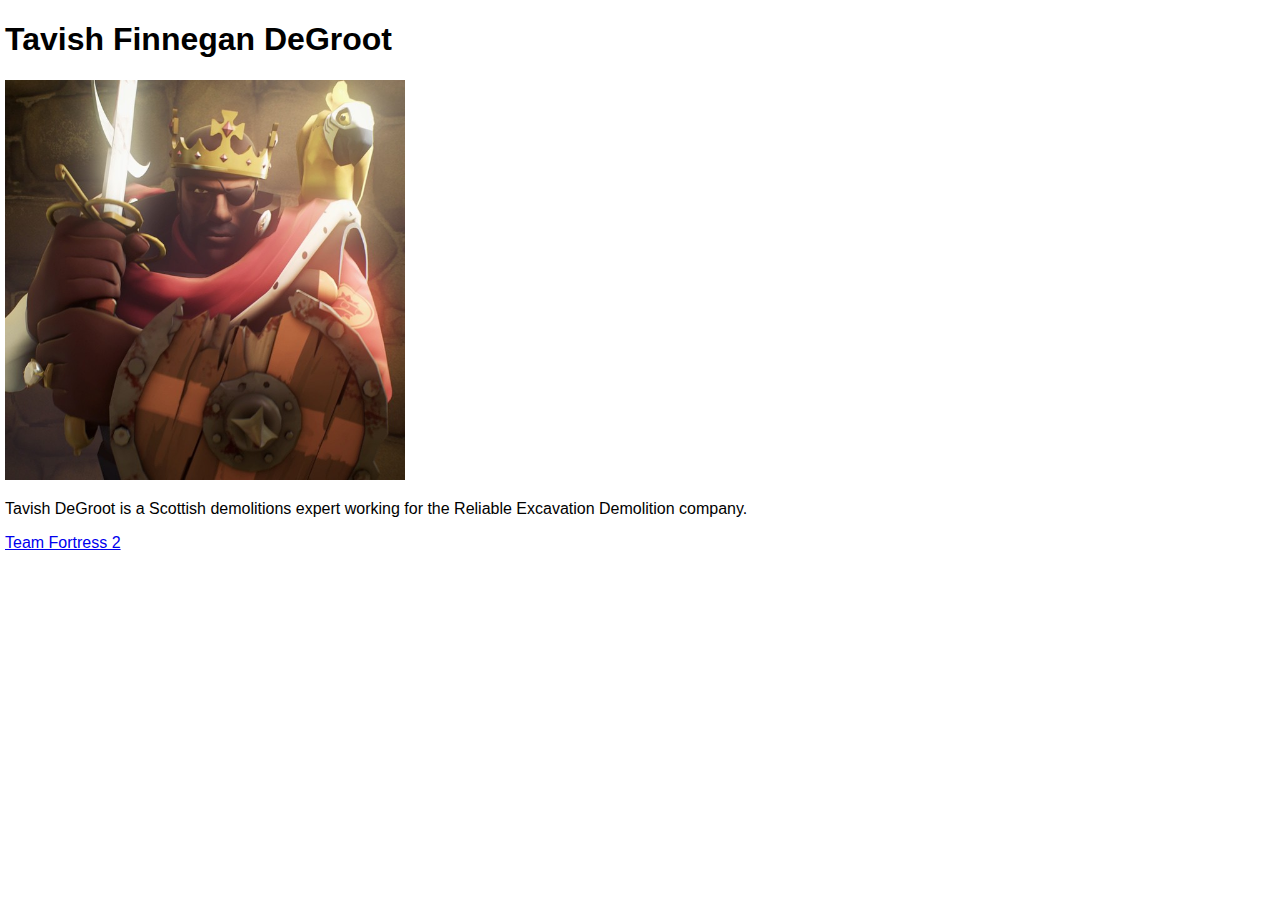
<file: challenges/character/index.html>
<!DOCTYPE html>
<html lang="en">
    <head>
        <meta charset="UTF-8">
        <meta name="viewport" content="width=device-width, initial-scale=1">

        <!-- set the page title here -->
        <title>Tavish DeGroot</title>

        <link rel="stylesheet" href="css/main.css"/>
    </head>
    <body>
    	<h1>Tavish Finnegan DeGroot</h1>
    	<img src="img/tavish.jpg" alt="tavishdegroot">
    	<p>Tavish DeGroot is a Scottish demolitions expert working for the Reliable Excavation Demolition company.</p>
    	<p><a href="https://wiki.teamfortress.com/wiki/Storyline">Team Fortress 2</a></p>
    </body>
</html>
</file>
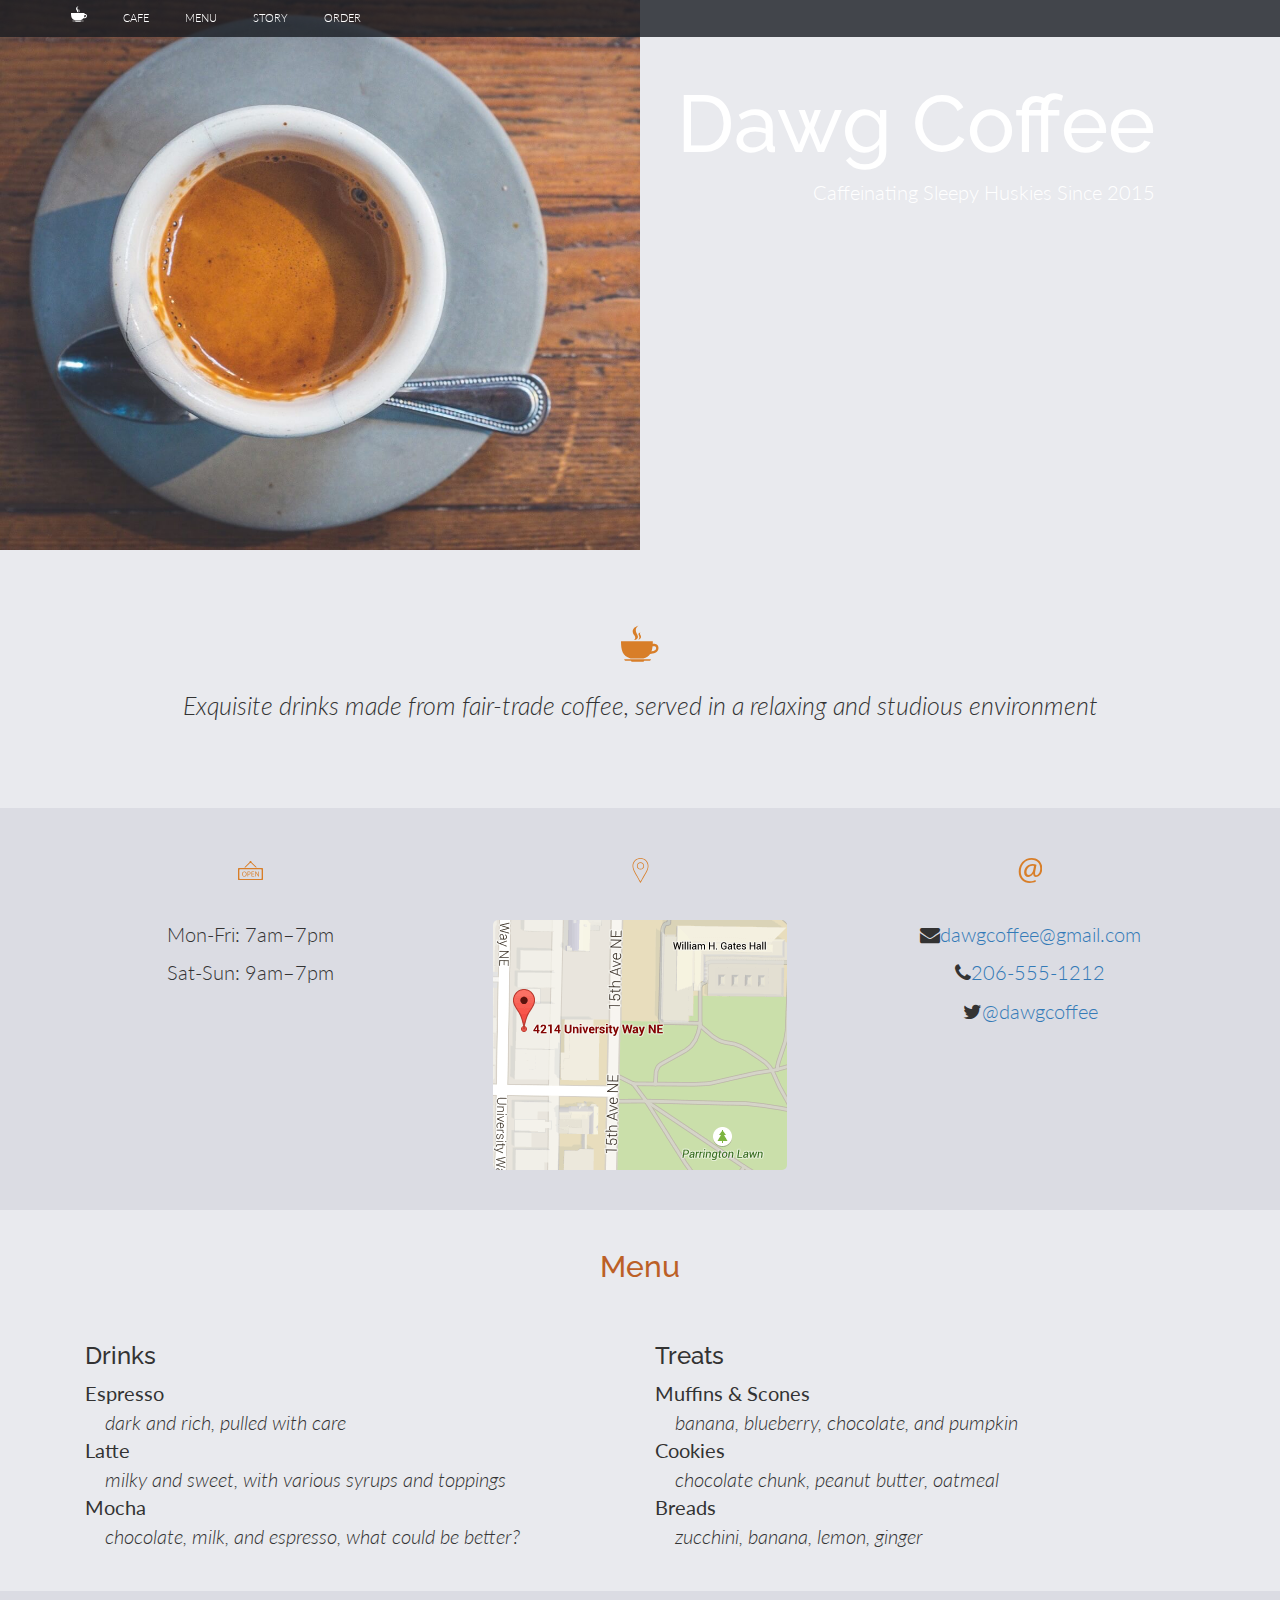
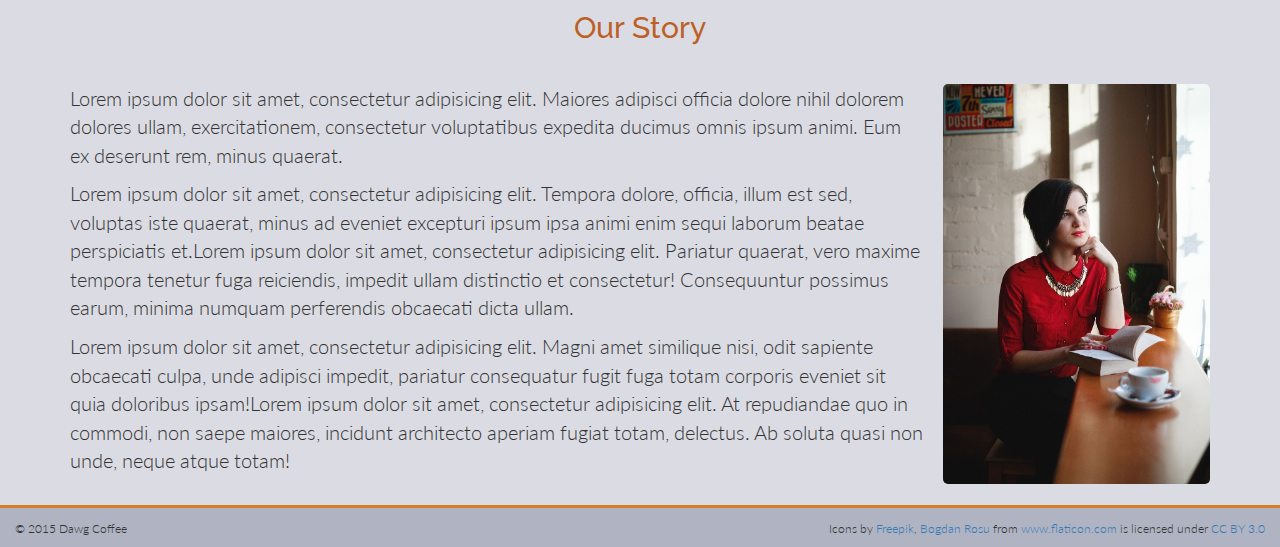
<file: challenges/dawg-coffee/index.html>
<!DOCTYPE html>
<html lang="en">
	<head>
		<meta charset="UTF-8">
		<meta name="viewport" content="width=device-width, initial-scale=1">
		<title>Dawg Coffee</title>
		<link rel="page icon" href="img/page-icon.png">
		<link rel="stylesheet" href="css/main.css">
	</head>
	<body>
		<nav>
			<ul>
				<a href="#"><svg xmlns="http://www.w3.org/2000/svg" viewBox="0 0 21.664 21.665"><path d="M2.756 20.725h2.95c.04.257.254.458.523.458h6.706c.27 0 .482-.2.523-.458h2.95c.498 0 .902-.404.902-.903H1.854c0 .5.404.903.902.903zM20.865 11.444c-.752-.61-1.81-.62-2.508-.542.02-.486.03-.983.03-1.5H0c0 4.97.752 8.556 5.51 9.894h7.367c1.885-.53 3.135-1.418 3.964-2.6 1.807-.035 4.712-.746 4.82-3.24.048-1.092-.406-1.698-.795-2.012zm-3.267 3.826c.346-.89.55-1.89.664-2.988.488-.08 1.33-.13 1.754.215.078.064.32.262.293.9-.058 1.293-1.662 1.727-2.712 1.873zM7.49 8.704s3.5-.257 1.897-3.208C8.1 3.126 8.393 1.736 10.04.48c0 0-5.397 1.376-2.25 5.63 1.156 1.855-.3 2.594-.3 2.594z"/><path d="M9.85 8.468s2.804-.59 1.278-2.846c-.554-.978.21-1.327.21-1.327s-1.805.057-1.043 1.608c.61 1.247.43 1.955-.445 2.565z"/></svg>
				<a href="#info">Cafe</a>
				<a href="#menu">Menu</a>
				<a href="#story">Story</a>
				<a href="order.html">Order</a>
			</ul>
		</nav>
		<div id="header">
			<div class="container">
				<h1>Dawg Coffee</h1>
				<p>Caffeinating Sleepy Huskies Since 2015</p>
			</div>
		</div>
		<div id="headline">
			<div class="container">
				<svg xmlns="http://www.w3.org/2000/svg" viewBox="0 0 21.664 21.665"><path d="M2.756 20.725h2.95c.04.257.254.458.523.458h6.706c.27 0 .482-.2.523-.458h2.95c.498 0 .902-.404.902-.903H1.854c0 .5.404.903.902.903zM20.865 11.444c-.752-.61-1.81-.62-2.508-.542.02-.486.03-.983.03-1.5H0c0 4.97.752 8.556 5.51 9.894h7.367c1.885-.53 3.135-1.418 3.964-2.6 1.807-.035 4.712-.746 4.82-3.24.048-1.092-.406-1.698-.795-2.012zm-3.267 3.826c.346-.89.55-1.89.664-2.988.488-.08 1.33-.13 1.754.215.078.064.32.262.293.9-.058 1.293-1.662 1.727-2.712 1.873zM7.49 8.704s3.5-.257 1.897-3.208C8.1 3.126 8.393 1.736 10.04.48c0 0-5.397 1.376-2.25 5.63 1.156 1.855-.3 2.594-.3 2.594z"/><path d="M9.85 8.468s2.804-.59 1.278-2.846c-.554-.978.21-1.327.21-1.327s-1.805.057-1.043 1.608c.61 1.247.43 1.955-.445 2.565z"/></svg>
				<p>Exquisite drinks made from fair-trade coffee, served in a relaxing and studious environment</p>
			</div>
		</div>
		<div id="info">
			<div class="container">
				<div class="row">
	  				<div class="col-xs-12 col-md-4 text-center">
	  					<svg xmlns="http://www.w3.org/2000/svg" viewBox="0 0 396.238 396.238"><path d="M381.238 159.54H15c-8.25 0-15 6.75-15 15v160.405c0 8.25 6.75 15 15 15h366.238c8.25 0 15-6.75 15-15V174.54c0-8.25-6.75-15-15-15zM374.9 322.257c0 5.5-4.5 10-10 10H31.338c-5.5 0-10-4.5-10-10V187.23c0-5.5 4.5-10 10-10H364.9c5.5 0 10 4.5 10 10v135.026z"/><path d="M137.083 253.91c0 27.58-16.762 42.203-37.21 42.203-21.16 0-36.02-16.405-36.02-40.656 0-25.44 15.812-42.083 37.21-42.083 21.873 0 36.02 16.763 36.02 40.537zm-62.173 1.31c0 17.118 9.272 32.454 25.56 32.454 16.404 0 25.677-15.1 25.677-33.287 0-15.93-8.322-32.572-25.56-32.572-17.12 0-25.677 15.81-25.677 33.404zM152.472 215.325c4.993-.833 9.57-1.238 17.89-1.238 10.225 0 17.713 2.378 22.47 6.658 4.397 3.804 7.014 9.63 7.014 16.76 0 7.253-2.14 12.96-6.183 17.12-5.47 5.825-14.385 8.797-24.49 8.797-2.492 0-4.83-.076-6.89-.42-.494-.08-1.43-.093-1.43.947v26.1c0 2.616-2.14 4.757-4.755 4.757h-.833c-2.615 0-4.755-2.14-4.755-4.756v-71.718c0-2.873 1.962-3.007 1.962-3.007zm8.38 38.025c0 .78.48 1.04.732 1.094 2.133.466 4.742.656 7.827.656 12.483 0 20.09-6.062 20.09-17.12 0-10.58-7.488-15.69-18.9-15.69-4.518 0-5.053.085-5.053.085-2.583.41-4.696 2.888-4.696 5.502l.002 25.473zM255.237 252.96c0 2.354-2.14 4.28-4.755 4.28h-21.637c-2.615 0-4.754 2.14-4.754 4.754v19.378c0 2.615 2.14 4.755 4.755 4.755h25.203c2.615 0 4.755 1.952 4.755 4.34 0 2.385-2.14 4.338-4.755 4.338h-35.545c-2.615 0-4.754-2.14-4.754-4.754v-70.614c0-2.614 2.138-4.754 4.753-4.754h33.763c2.614 0 4.755 1.953 4.755 4.338 0 2.388-2.14 4.34-4.754 4.34h-23.42c-2.614 0-4.755 2.14-4.755 4.755v15.812c0 2.615 2.142 4.754 4.757 4.754h21.636c2.615.002 4.754 1.927 4.754 4.28zM276.988 294.807c-2.615 0-4.755-2.14-4.755-4.756V219.44c0-2.615 2.14-4.756 4.755-4.756h1.784c2.614 0 5.898 1.81 7.3 4.018l20.588 32.504c1.4 2.21 3.636 5.857 4.97 8.105l11.098 20.362c.593 1.018.975-.672.823-3.283 0 0-.912-15.702-.912-28.184v-28.77c0-2.614 2.14-4.755 4.756-4.755h.238c2.615 0 4.755 2.142 4.755 4.757v70.613c0 2.615-2.14 4.756-4.755 4.756h-.952c-2.614 0-5.89-1.814-7.276-4.03l-20.396-32.597c-1.387-2.218-3.63-5.86-4.983-8.1l-11.86-21.49c-.105.034-.855-1.442-.855.49 0 .858-.01 1.98.042 3.19 0 0 .63 14.982.63 28.298v29.48c0 2.616-2.14 4.757-4.754 4.757h-.24v.002zM293.455 143.54l-78.077-78.075c-.356-.41-.268-1.124-.182-1.815.038-.307.07-.6.07-.857 0-9.098-7.4-16.5-16.5-16.5s-16.5 7.402-16.5 16.5c0 .337.014.67.043 1.062.03.396.07.94-.657 1.78l-79.32 79.32c-1.474 1.473-1.345 2.542-1.137 3.048.208.506.868 1.356 2.952 1.367l9.693.053h.042c2.865 0 6.835-1.64 8.85-3.655l67.8-67.8c.432-.387.862-.416 1.02-.34 4.506 2.202 9.86 2.21 14.373.032.065-.032.28-.145.812.376l66.318 66.318c2.788 2.79 8.284 5.06 12.306 5.06l5.692-.032c2.077-.01 3.48-.647 3.95-1.79.47-1.145-.078-2.584-1.547-4.052zm-179.573 5.38v.002-.002z"/></svg>
	  					<p>Mon-Fri: 7am&ndash;7pm</p>
	  					<p>Sat-Sun: 9am&ndash;7pm</p>
					</div>
	 			 	<div class="col-xs-12 col-md-4 text-center">
	 			 		<svg xmlns="http://www.w3.org/2000/svg" viewBox="0 0 792 792"><path d="M396.065 792l-10.155-17.896c-1.455-2.568-146.63-258.487-186.97-333.42-25.627-47.656-55.543-125.468-55.543-187.954C143.397 113.377 256.72 0 396.012 0c139.275 0 252.59 113.377 252.59 252.73 0 60.357-27.956 141.853-54.272 187.9-47.1 82.137-186.792 330.928-188.192 333.428L396.065 792zm-.053-768.78c-126.49 0-229.394 102.96-229.394 229.51 0 54.436 26.502 128.1 52.764 176.947C253.354 492.774 362.11 685 395.958 744.747c33.09-58.897 138.5-246.4 178.2-315.65 25.172-44.042 51.21-122.07 51.21-176.367.015-126.55-102.883-229.51-229.356-229.51zm0 343.43c-63.214 0-114.64-51.442-114.64-114.67 0-63.245 51.426-114.702 114.64-114.702 63.19 0 114.606 51.457 114.606 114.7-.007 63.23-51.416 114.67-114.606 114.67zm0-206.15c-50.412 0-91.418 41.037-91.418 91.48 0 50.426 41.007 91.45 91.418 91.45 50.388 0 91.388-41.03 91.388-91.45-.008-50.443-41.008-91.48-91.388-91.48z"/></svg>
						<div><a href="https://www.google.com/maps/place/4214+University+Way+NE,+Seattle,+WA+98105" target="_blank"><img src="img/map.png" alt="location"></a></div>
	 			 	</div>
	 			 	<div class="col-xs-12 col-md-4 text-center"><span>
	 			 		<svg xmlns="http://www.w3.org/2000/svg" viewBox="0 0 288.937 288.938"><path d="M207.967 272.338c-22.815 12.03-46.076 16.6-73.897 16.6-68.084 0-125.788-49.793-125.788-129.508C8.282 73.9 67.642 0 159.832 0c72.242 0 120.823 50.642 120.823 119.973 0 62.272-34.88 98.81-73.9 98.81-16.633 0-31.975-11.218-30.728-36.537h-1.658c-14.536 24.507-33.637 36.538-58.55 36.538-24.07 0-44.826-19.533-44.826-52.325 0-51.486 40.67-98.374 98.373-98.374 17.846 0 33.64 3.717 44.418 8.723l-14.096 75.12c-6.222 31.574-1.26 46.11 12.442 46.51 21.19.406 44.857-27.824 44.857-75.993 0-60.176-36.14-103.38-100.507-103.38-67.644 0-124.538 53.58-124.538 137.86 0 69.337 45.267 112.096 106.687 112.096 23.667 0 45.676-4.997 62.71-14.535l6.625 17.85zm-22.82-179.374c-4.157-1.218-11.225-2.876-20.763-2.876-36.538 0-66.02 34.448-66.02 74.717 0 18.286 9.13 31.575 27.415 31.575 24.07 0 46.072-30.73 50.64-56.494l8.726-46.922z"/></svg></span>
	 			 		<p><i class="fa fa-envelope"></i><a href="mailto:dawgcoffee@gmail.com">dawgcoffee@gmail.com</a></p>
	 			 		<p><i class="fa fa-phone"></i><a href="tel:206-555-1212">206-555-1212</a></p>
	 			 		<p><i class="fa fa-twitter"></i><a href="https://www.twitter.com/dawgcoffee" target="_blank">@dawgcoffee</a></p>
	 			 	</div>
				</div>
			</div>
		</div>
		<div id="menu">
			<div class="container">
				<h2>Menu</h2>
				<div class="col-xs-12 col-md-6">
					<h3>Drinks</h3>
					<dl>
						<dt>Espresso</dt>
						<dd>dark and rich, pulled with care</dd>
						<dt>Latte</dt>
						<dd>milky and sweet, with various syrups and toppings</dd>
						<dt>Mocha</dt>
						<dd>chocolate, milk, and espresso, what could be better?</dd>
					</dl>
				</div>
				<div class="col-xs-12 col-md-6">
					<h3>Treats</h3>
					<dl>
						<dt>Muffins &amp; Scones</dt>
						<dd>banana, blueberry, chocolate, and pumpkin</dd>
						<dt>Cookies</dt>
						<dd>chocolate chunk, peanut butter, oatmeal</dd>
						<dt>Breads</dt>
						<dd>zucchini, banana, lemon, ginger</dd>
					</dl>
				</div>
			</div>
		</div>
		<div id="story">
			<div class="container">
				<h2>Our Story</h2>
					<img src="img/story.jpg" alt="our story">
					<p>Lorem ipsum dolor sit amet, consectetur adipisicing elit. Maiores adipisci officia dolore nihil dolorem dolores ullam, exercitationem, consectetur voluptatibus expedita ducimus omnis ipsum animi. Eum ex deserunt rem, minus quaerat.</p>

					<p>Lorem ipsum dolor sit amet, consectetur adipisicing elit. Tempora dolore, officia, illum est sed, voluptas iste quaerat, minus ad eveniet excepturi ipsum ipsa animi enim sequi laborum beatae perspiciatis et.Lorem ipsum dolor sit amet, consectetur adipisicing elit. Pariatur quaerat, vero maxime tempora tenetur fuga reiciendis, impedit ullam distinctio et consectetur! Consequuntur possimus earum, minima numquam perferendis obcaecati dicta ullam.</p>

					<p>Lorem ipsum dolor sit amet, consectetur adipisicing elit. Magni amet similique nisi, odit sapiente obcaecati culpa, unde adipisci impedit, pariatur consequatur fugit fuga totam corporis eveniet sit quia doloribus ipsam!Lorem ipsum dolor sit amet, consectetur adipisicing elit. At repudiandae quo in commodi, non saepe maiores, incidunt architecto aperiam fugiat totam, delectus. Ab soluta quasi non unde, neque atque totam!</p>
			</div>
		</div>
		<footer>
			<div class="col-xs-12 col-md-3">
				<p>&copy; 2015 Dawg Coffee</p>
			</div>

			<div class="col-xs-12 col-md-9">
				<p id="icons">Icons by 
				    <a href="http://www.freepik.com" title="Freepik">Freepik</a>, 
				    <a href="http://www.bogdanrosu.com" title="Bogdan Rosu">Bogdan Rosu</a>
				    from 
				    <a href="http://www.flaticon.com" title="Flaticon">www.flaticon.com</a> 
				    is licensed under 
				    <a href="http://creativecommons.org/licenses/by/3.0/" title="Creative Commons BY 3.0">CC BY 3.0</a>
				</p>
			</div>
		</footer>
	</body>
</html>
</file>
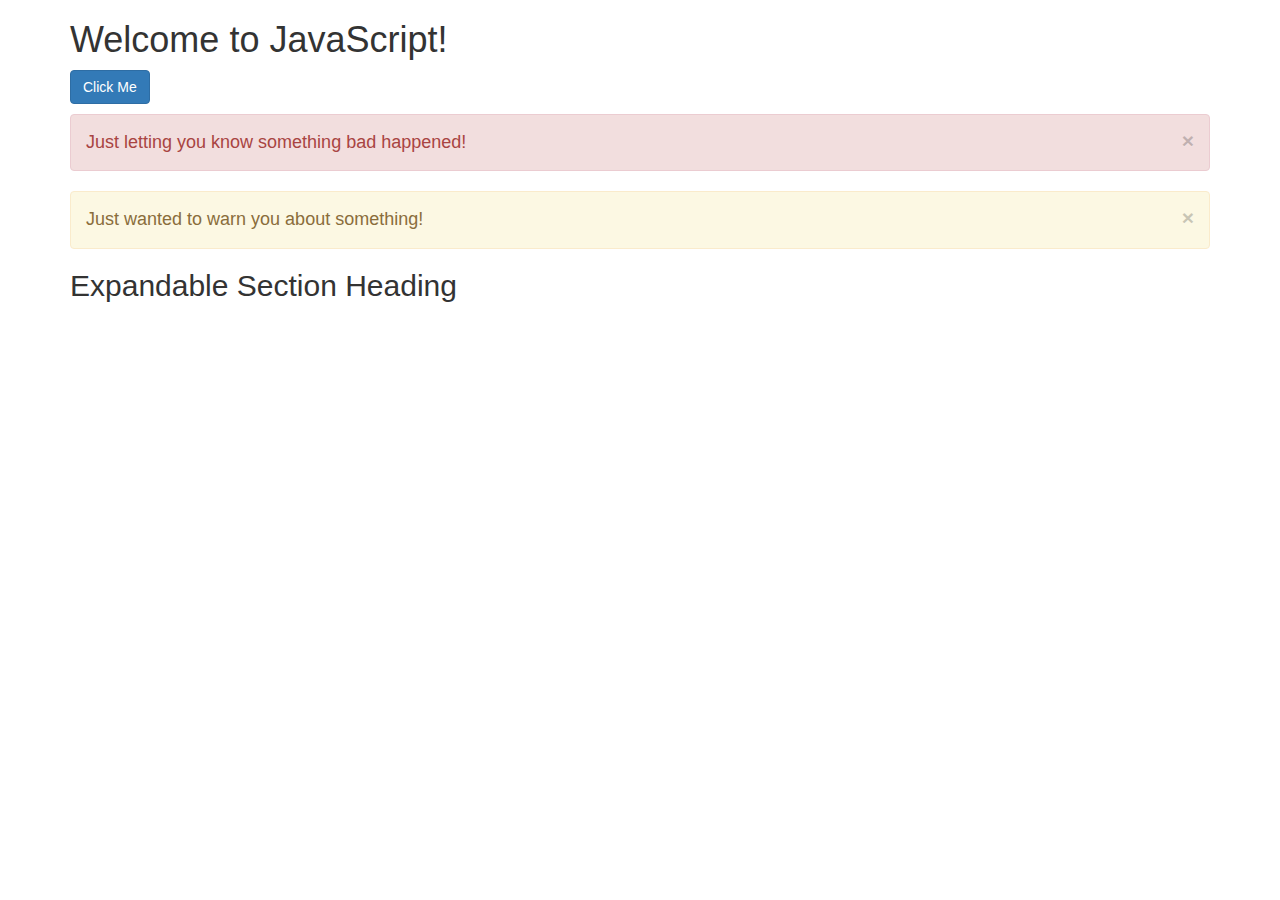
<file: challenges/javascript/index.html>
<!DOCTYPE html>
<html lang="en">
    <head>
        <meta name="viewport" content="width=device-width, initial-scale=1.0">
        <meta charset="UTF-8">
        <title>JavaScript Demo</title>
        <link rel="stylesheet" href="css/main.css">
    </head>
    <body class="container">
        <h1>Welcome to JavaScript!</h1>

        <p><button id="click-me" class="btn btn-primary">Click Me</button></p>

        <p class="alert alert-danger">
            Just letting you know something bad happened!
            <button type="button" class="close">&times;</button>
        </p>

        <p class="alert alert-warning">
            Just wanted to warn you about something!
            <button type="button" class="close">&times;</button>
        </p>

        <section class="expandable-section">
            <h2><a href="#">Expandable Section Heading</a></h2>
            <p>Lorem ipsum dolor sit amet, consectetur adipisicing elit. Animi autem consectetur, cumque eum harum
                illum magnam minima minus necessitatibus nemo non officiis quia quo ratione rerum sequi sunt tempore,
                voluptates! Lorem ipsum dolor sit amet, consectetur adipisicing elit. Adipisci aperiam asperiores,
                beatae et ex id nam nisi suscipit velit voluptatibus. Ab aperiam delectus earum impedit minus modi
                nisi odio provident?
            </p>
        </section>

        <script src="js/index.js"></script>

    </body>
</html>
</file>
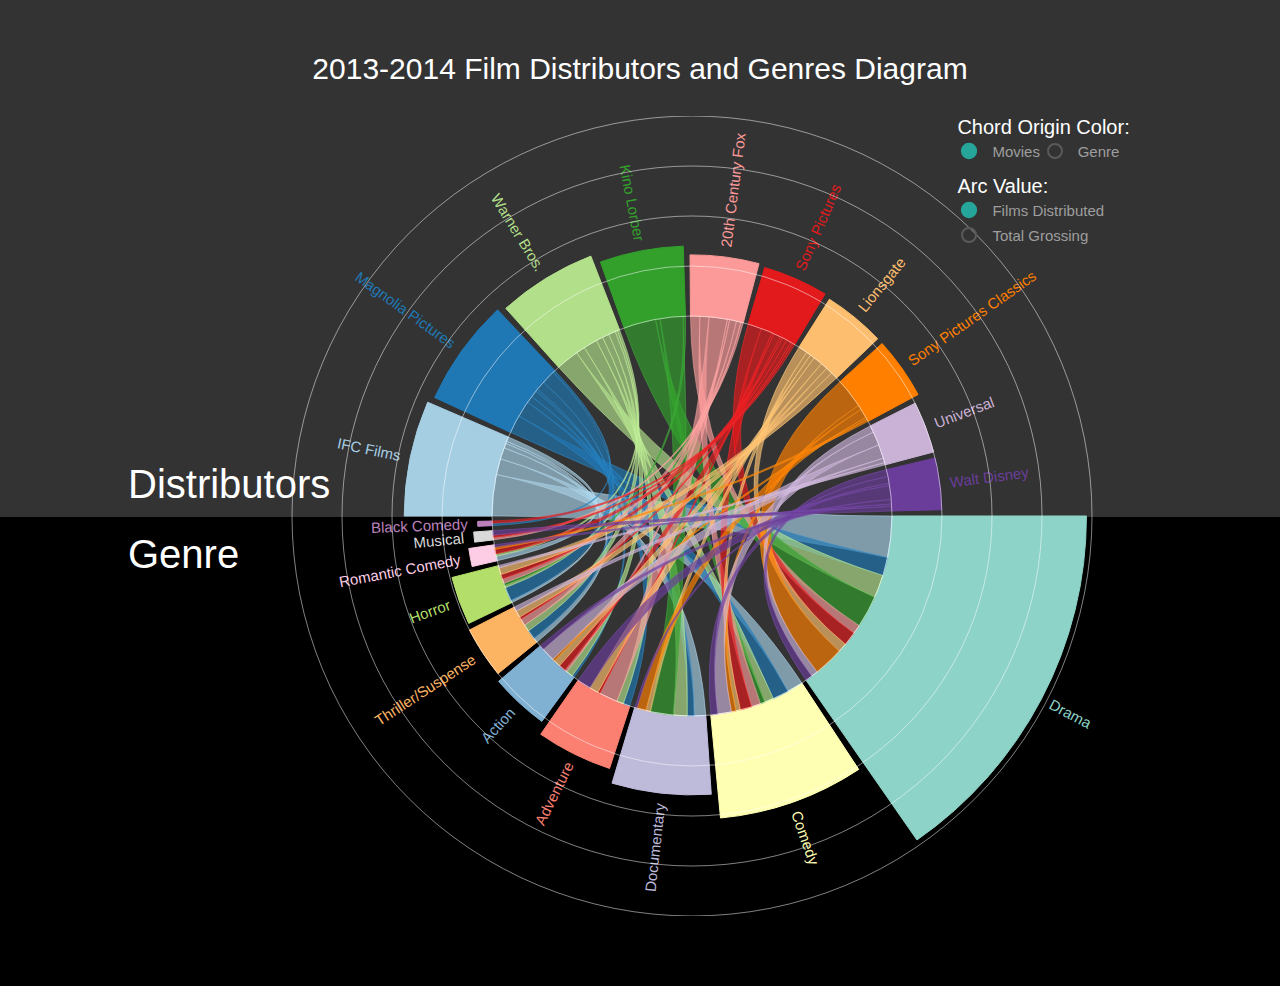
<file: challenges/movies/index.html>
<!DOCTYPE html>
<html lang="en">

<head>
  <meta http-equiv="Content-Type" content="text/html; charset=UTF-8"/>
  <meta name="viewport" content="width=device-width, initial-scale=1, maximum-scale=1.0"/>
  <title>Kevin Yan & Theodore Chin - Movie Genre and Distribution</title>
  <link rel='shortcut icon' href='/Portfolio/src/img/favicon.ico' type='image/x-icon'/ >
  <!-- CSS  -->
  <link href="https://fonts.googleapis.com/icon?family=Material+Icons" rel="stylesheet">
  <link href="/materialize/css/materialize.css" type="text/css" rel="stylesheet" media="screen,projection"/>
  <!-- <link href="/Portfolio/css/style.css" type="text/css" rel="stylesheet" media="screen,projection"/> -->

  <link rel="stylesheet" type="text/css" href="index.css">
  <link rel="stylesheet" href="jquery-ui/jquery-ui.css">
  <link rel="stylesheet" href="jqueryslider/css/iThing.css" type="text/css" />

  <!-- Required scripts -->
  <script src="jquery-ui/external/jquery/jquery.js"></script>
  <script src="jquery-ui/jquery-ui.min.js"></script>
  <script src="d3/d3.min.js"></script>
  <script src="jqueryslider/jQDateRangeSlider-min.js"></script>
  <script src="PapaParse/papaparse.min.js"></script>
  <script src="linqjs/dist/linq.js"></script>
  <!-- Visualization scripts -->
  <script src="chordchart.js"></script>
  <script src="linqtest.js"></script>
  <script src="ui.js"></script>
</head>

<body>

  <!--Content-->
  <br>
  <br>
  <div id="rectangle">
    <p id="distLabel">Distributors</p>
    <p id="genreLabel">Genre</p>
  </div>
  <div id="header">2013-2014 Film Distributors and Genres Diagram</div>
  <div class="container">
    <div class="row">
      <div class="col m10">
        <div id="chart"></div>
      </div> 
      <div class="col m2">
        <div id="toggles">
          <div id="radioColor">
            <span id="colorButton">Chord Origin Color:</span>
            <br>
              <input type="radio" id="radioMovie" name="radioColor" checked="checked"><label for="radioMovie">Movies</label>
              <input type="radio" id="radioGenre" name="radioColor"><label for="radioGenre">Genre</label>
          </div>
          <br>
          <div id="radioValue">
            <span id="colorButton">Arc Value:</span>
            <br>
              <input type="radio" id="radioFilmCount" name="radioValue" checked="checked"><label for="radioFilmCount">Films Distributed</label>
              <input type="radio" id="radioGross" name="radioValue"><label for="radioGross">Total Grossing</label>
          </div>
          <div id="details">
          </div>
          <br>
          <br>
        </div>
      </div>
    </div>
  </div>

  <!--Footer-->
  <div id="layout-footer">
  </div>

  <!--  Scripts-->
  <script src="https://code.jquery.com/jquery-2.1.1.min.js"></script>
  <!-- <script src="/Portfolio/js/init.js"></script> -->
  <script src="/materialize/js/materialize.js"></script>

  </body>
</html>
</file>
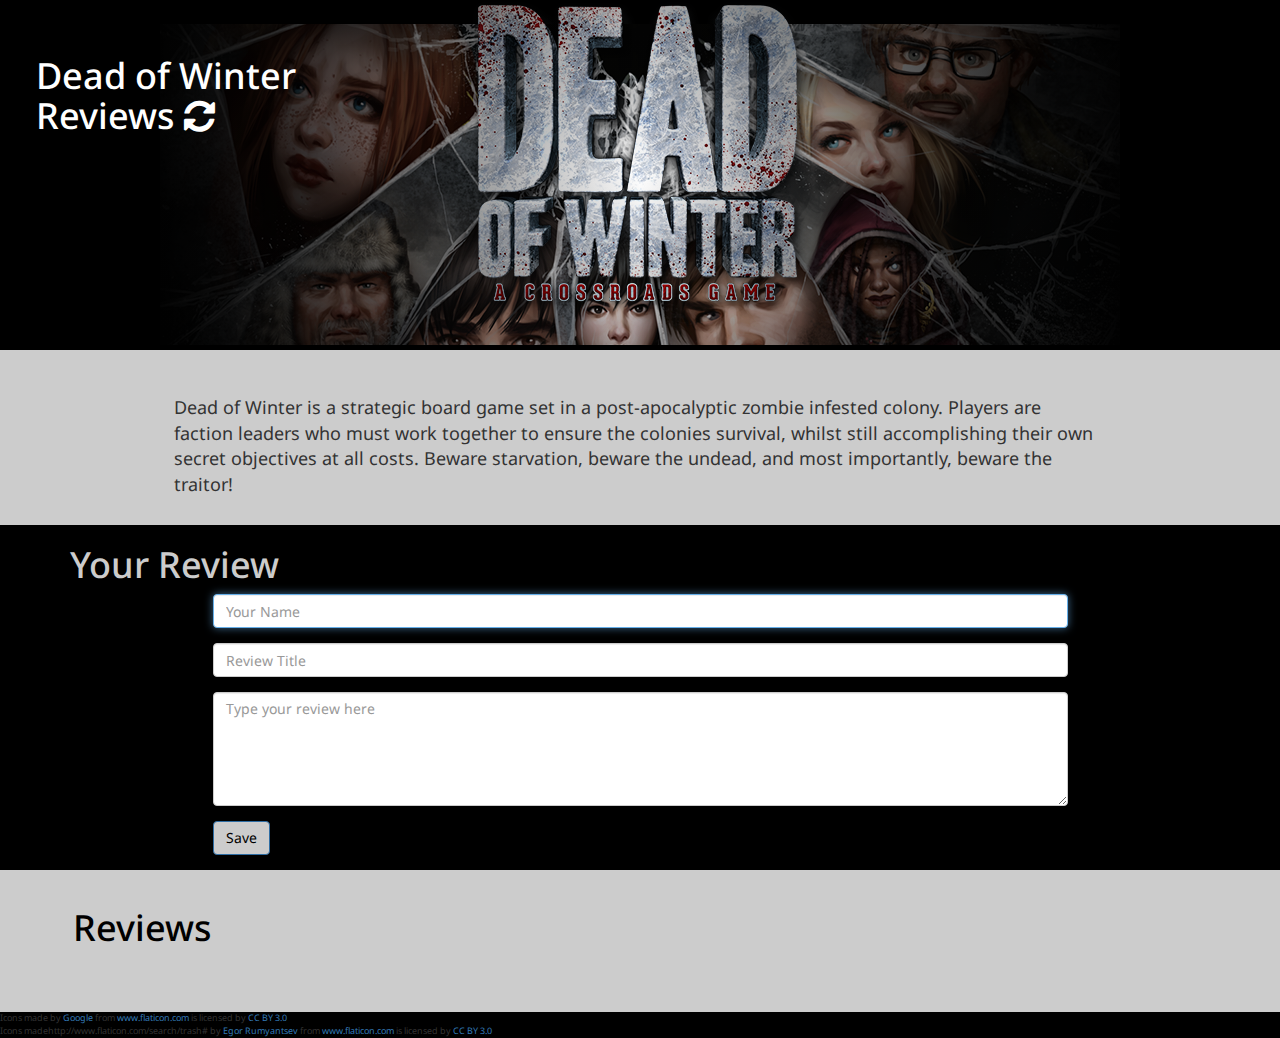
<file: challenges/reviews/index.html>
<!DOCTYPE html>
<html>
    <head>
        <meta charset="utf-8">
        <meta name="viewport" content="width=device-width, initial-scale=1">
        <title>Dead of Winter Reviews</title>
        <link rel="stylesheet" href="css/main.css"/>
    </head>
    <body>
        <div id="gradient">
        <h1>Dead of Winter <br/> Reviews <i class="fa fa-refresh fa-spin"></i></h1>
            <div id="header"></div>
        </div>
        <div id="intro">
        <div id="avgrating"></div>
        <p id="error-message" class="alert alert-danger"></p>
            <p id="summary">Dead of Winter is a strategic board game set in a post-apocalyptic zombie infested colony. Players are faction leaders who must work together to ensure the colonies survival, whilst still accomplishing their own secret objectives at all costs. Beware starvation, beware the undead, and most importantly, beware the traitor!</p>

        </div>

        <div class="container">
                <h1>Your Review</h1>
                <form id="new-review-form">
                    <div class="form-group">
                        <input type="text" class="form-control" name="author" placeholder="Your Name" autofocus/>
                    </div>
                    <div class="form-group">
                        <input type="text" class="form-control" name="title" placeholder="Review Title" />
                    </div>

                    <div class="form-group">
                        <div id="rating"></div>
                    </div>

                    <div class="form-group">
                        <textarea class="form-control" name="review" placeholder="Type your review here" rows="5" cols="50"></textarea>
                    </div>

                    <div class="form-group">
                        <button type="submit" class="btn btn-primary">Save</button>
                    </div>
                </form>
            </div>
        <div id="reviews-box">
            <div class="container">
                <h1>Reviews</h1>
                <div id="reviews-list"></div>
            </div>
        </div>

        <!-- jQuery library -->
        <script src="https://code.jquery.com/jquery-2.1.4.min.js"></script>
        
        <!-- Parse.com library -->
        <script src="https://www.parsecdn.com/js/parse-1.6.0.min.js"></script>

        <script src="lib/jquery.raty-fa.js"></script>
        <script src="js/app.js"></script>
        <div id="creds">
            <div>Icons made by <a href="http://www.flaticon.com/authors/google" title="Google">Google</a> from <a href="http://www.flaticon.com" title="Flaticon">www.flaticon.com</a>             is licensed by <a href="http://creativecommons.org/licenses/by/3.0/" title="Creative Commons BY 3.0">CC BY 3.0</a></div>
            <div>Icons madehttp://www.flaticon.com/search/trash# by <a href="http://www.flaticon.com/authors/egor-rumyantsev" title="Egor Rumyantsev">Egor Rumyantsev</a> from <a href="http://www.flaticon.com" title="Flaticon">www.flaticon.com</a>             is licensed by <a href="http://creativecommons.org/licenses/by/3.0/" title="Creative Commons BY 3.0">CC BY 3.0</a></div>
        </div>
    </body>
</html>
</file>
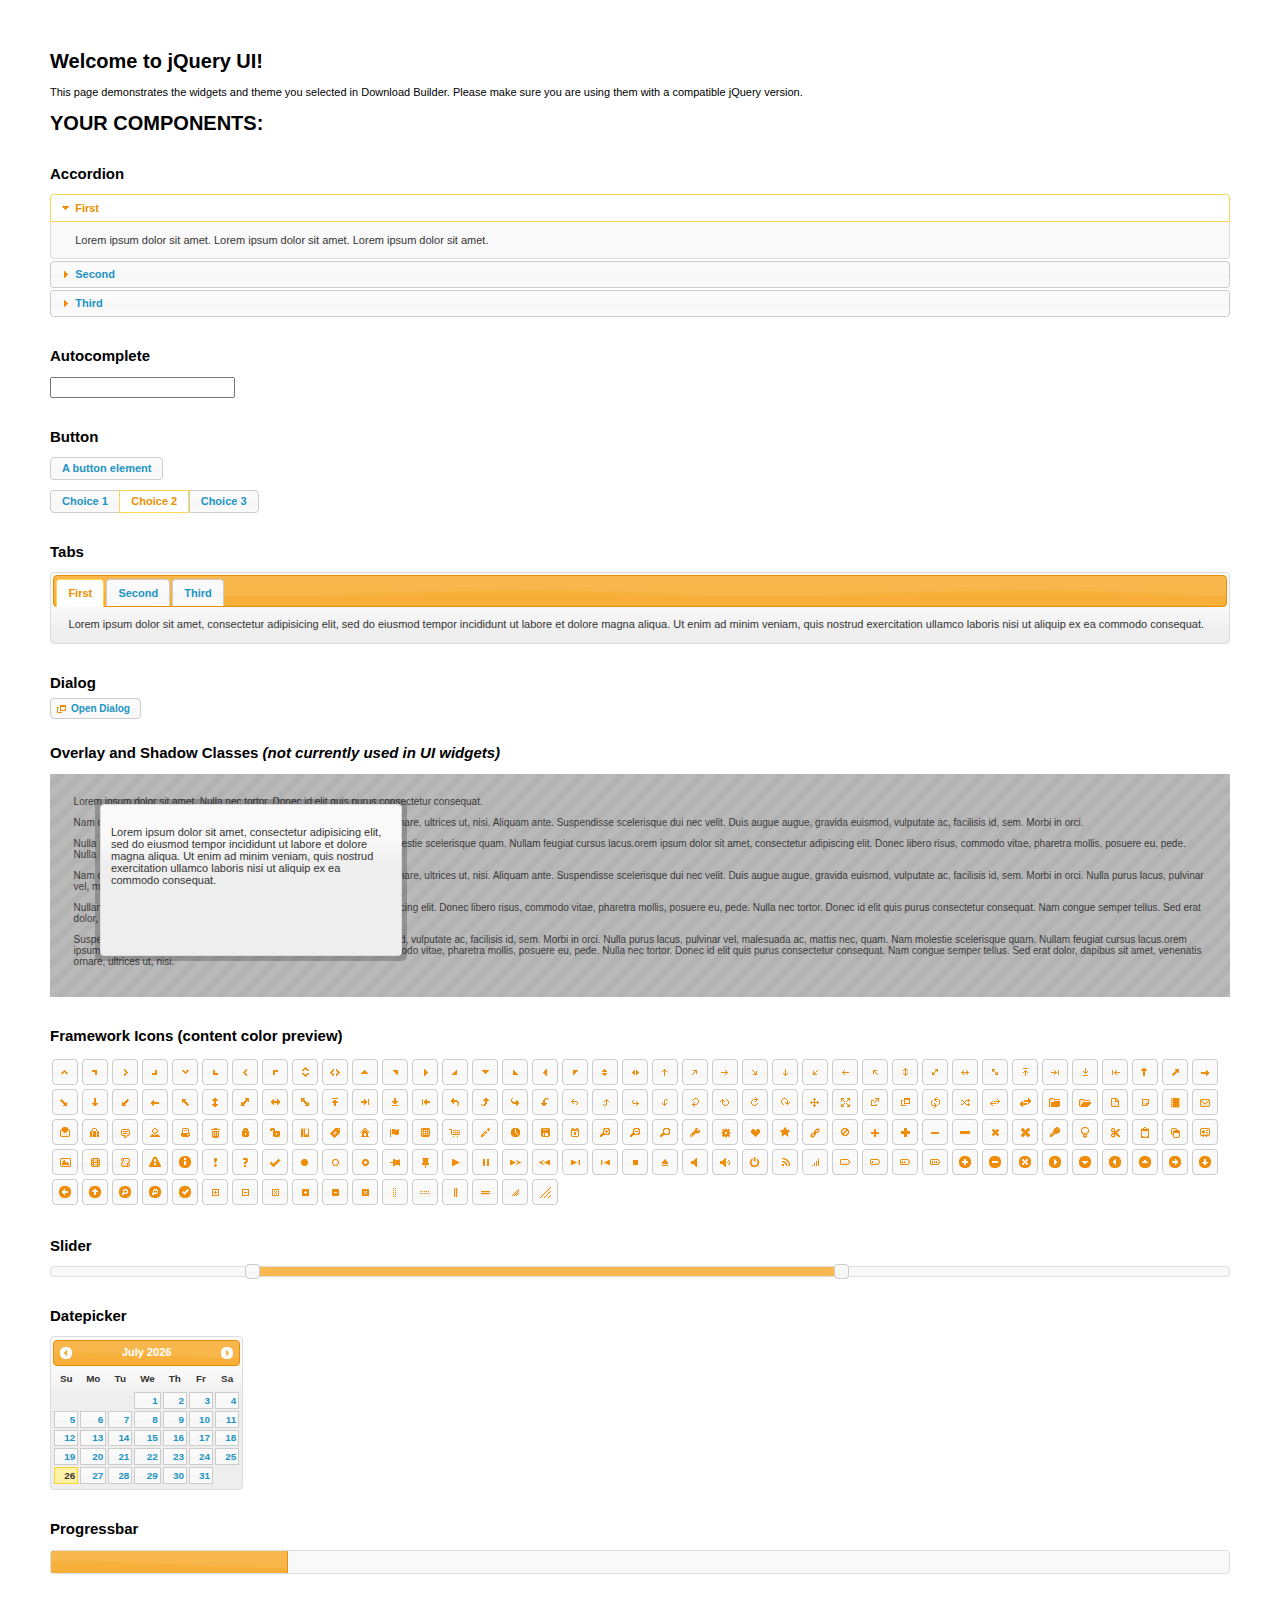
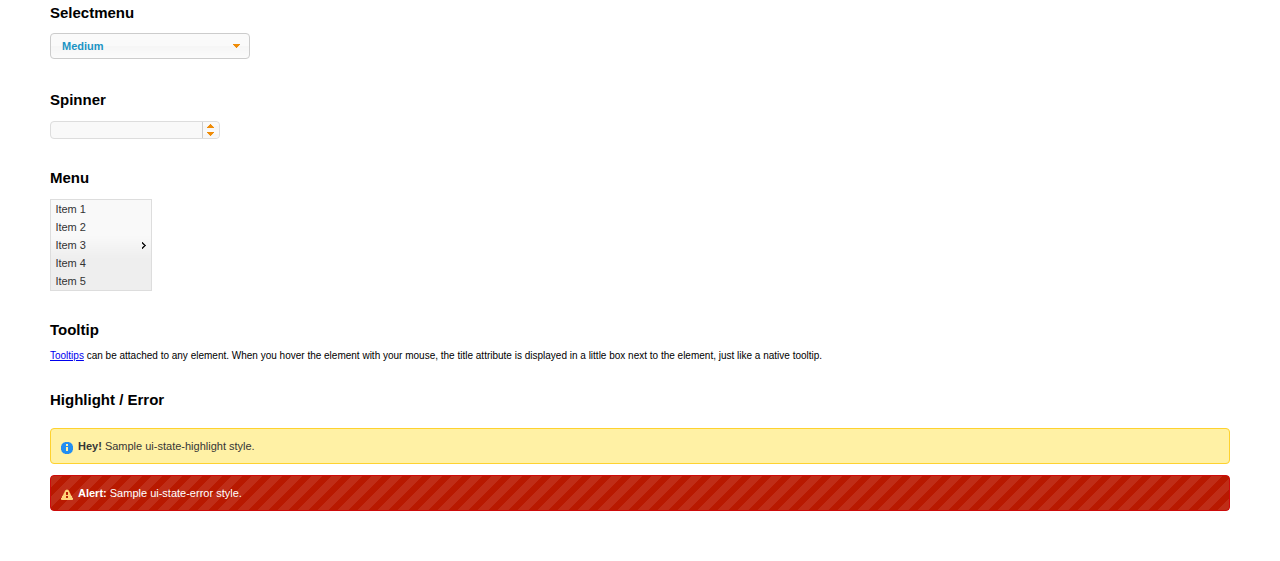
<file: challenges/movies/jquery-ui/index.html>
<!doctype html>
<html lang="us">
<head>
	<meta charset="utf-8">
	<title>jQuery UI Example Page</title>
	<link href="jquery-ui.css" rel="stylesheet">
	<style>
	body{
		font: 62.5% "Trebuchet MS", sans-serif;
		margin: 50px;
	}
	.demoHeaders {
		margin-top: 2em;
	}
	#dialog-link {
		padding: .4em 1em .4em 20px;
		text-decoration: none;
		position: relative;
	}
	#dialog-link span.ui-icon {
		margin: 0 5px 0 0;
		position: absolute;
		left: .2em;
		top: 50%;
		margin-top: -8px;
	}
	#icons {
		margin: 0;
		padding: 0;
	}
	#icons li {
		margin: 2px;
		position: relative;
		padding: 4px 0;
		cursor: pointer;
		float: left;
		list-style: none;
	}
	#icons span.ui-icon {
		float: left;
		margin: 0 4px;
	}
	.fakewindowcontain .ui-widget-overlay {
		position: absolute;
	}
	select {
		width: 200px;
	}
	</style>
</head>
<body>

<h1>Welcome to jQuery UI!</h1>

<div class="ui-widget">
	<p>This page demonstrates the widgets and theme you selected in Download Builder. Please make sure you are using them with a compatible jQuery version.</p>
</div>

<h1>YOUR COMPONENTS:</h1>


<!-- Accordion -->
<h2 class="demoHeaders">Accordion</h2>
<div id="accordion">
	<h3>First</h3>
	<div>Lorem ipsum dolor sit amet. Lorem ipsum dolor sit amet. Lorem ipsum dolor sit amet.</div>
	<h3>Second</h3>
	<div>Phasellus mattis tincidunt nibh.</div>
	<h3>Third</h3>
	<div>Nam dui erat, auctor a, dignissim quis.</div>
</div>



<!-- Autocomplete -->
<h2 class="demoHeaders">Autocomplete</h2>
<div>
	<input id="autocomplete" title="type &quot;a&quot;">
</div>



<!-- Button -->
<h2 class="demoHeaders">Button</h2>
<button id="button">A button element</button>
<form style="margin-top: 1em;">
	<div id="radioset">
		<input type="radio" id="radio1" name="radio"><label for="radio1">Choice 1</label>
		<input type="radio" id="radio2" name="radio" checked="checked"><label for="radio2">Choice 2</label>
		<input type="radio" id="radio3" name="radio"><label for="radio3">Choice 3</label>
	</div>
</form>



<!-- Tabs -->
<h2 class="demoHeaders">Tabs</h2>
<div id="tabs">
	<ul>
		<li><a href="#tabs-1">First</a></li>
		<li><a href="#tabs-2">Second</a></li>
		<li><a href="#tabs-3">Third</a></li>
	</ul>
	<div id="tabs-1">Lorem ipsum dolor sit amet, consectetur adipisicing elit, sed do eiusmod tempor incididunt ut labore et dolore magna aliqua. Ut enim ad minim veniam, quis nostrud exercitation ullamco laboris nisi ut aliquip ex ea commodo consequat.</div>
	<div id="tabs-2">Phasellus mattis tincidunt nibh. Cras orci urna, blandit id, pretium vel, aliquet ornare, felis. Maecenas scelerisque sem non nisl. Fusce sed lorem in enim dictum bibendum.</div>
	<div id="tabs-3">Nam dui erat, auctor a, dignissim quis, sollicitudin eu, felis. Pellentesque nisi urna, interdum eget, sagittis et, consequat vestibulum, lacus. Mauris porttitor ullamcorper augue.</div>
</div>



<!-- Dialog NOTE: Dialog is not generated by UI in this demo so it can be visually styled in themeroller-->
<h2 class="demoHeaders">Dialog</h2>
<p><a href="#" id="dialog-link" class="ui-state-default ui-corner-all"><span class="ui-icon ui-icon-newwin"></span>Open Dialog</a></p>

<h2 class="demoHeaders">Overlay and Shadow Classes <em>(not currently used in UI widgets)</em></h2>
<div style="position: relative; width: 96%; height: 200px; padding:1% 2%; overflow:hidden;" class="fakewindowcontain">
	<p>Lorem ipsum dolor sit amet,  Nulla nec tortor. Donec id elit quis purus consectetur consequat. </p><p>Nam congue semper tellus. Sed erat dolor, dapibus sit amet, venenatis ornare, ultrices ut, nisi. Aliquam ante. Suspendisse scelerisque dui nec velit. Duis augue augue, gravida euismod, vulputate ac, facilisis id, sem. Morbi in orci. </p><p>Nulla purus lacus, pulvinar vel, malesuada ac, mattis nec, quam. Nam molestie scelerisque quam. Nullam feugiat cursus lacus.orem ipsum dolor sit amet, consectetur adipiscing elit. Donec libero risus, commodo vitae, pharetra mollis, posuere eu, pede. Nulla nec tortor. Donec id elit quis purus consectetur consequat. </p><p>Nam congue semper tellus. Sed erat dolor, dapibus sit amet, venenatis ornare, ultrices ut, nisi. Aliquam ante. Suspendisse scelerisque dui nec velit. Duis augue augue, gravida euismod, vulputate ac, facilisis id, sem. Morbi in orci. Nulla purus lacus, pulvinar vel, malesuada ac, mattis nec, quam. Nam molestie scelerisque quam. </p><p>Nullam feugiat cursus lacus.orem ipsum dolor sit amet, consectetur adipiscing elit. Donec libero risus, commodo vitae, pharetra mollis, posuere eu, pede. Nulla nec tortor. Donec id elit quis purus consectetur consequat. Nam congue semper tellus. Sed erat dolor, dapibus sit amet, venenatis ornare, ultrices ut, nisi. Aliquam ante. </p><p>Suspendisse scelerisque dui nec velit. Duis augue augue, gravida euismod, vulputate ac, facilisis id, sem. Morbi in orci. Nulla purus lacus, pulvinar vel, malesuada ac, mattis nec, quam. Nam molestie scelerisque quam. Nullam feugiat cursus lacus.orem ipsum dolor sit amet, consectetur adipiscing elit. Donec libero risus, commodo vitae, pharetra mollis, posuere eu, pede. Nulla nec tortor. Donec id elit quis purus consectetur consequat. Nam congue semper tellus. Sed erat dolor, dapibus sit amet, venenatis ornare, ultrices ut, nisi. </p>

	<!-- ui-dialog -->
	<div class="ui-overlay"><div class="ui-widget-overlay"></div><div class="ui-widget-shadow ui-corner-all" style="width: 302px; height: 152px; position: absolute; left: 50px; top: 30px;"></div></div>
	<div style="position: absolute; width: 280px; height: 130px;left: 50px; top: 30px; padding: 10px;" class="ui-widget ui-widget-content ui-corner-all">
		<div class="ui-dialog-content ui-widget-content" style="background: none; border: 0;">
			<p>Lorem ipsum dolor sit amet, consectetur adipisicing elit, sed do eiusmod tempor incididunt ut labore et dolore magna aliqua. Ut enim ad minim veniam, quis nostrud exercitation ullamco laboris nisi ut aliquip ex ea commodo consequat.</p>
		</div>
	</div>

</div>

<!-- ui-dialog -->
<div id="dialog" title="Dialog Title">
	<p>Lorem ipsum dolor sit amet, consectetur adipisicing elit, sed do eiusmod tempor incididunt ut labore et dolore magna aliqua. Ut enim ad minim veniam, quis nostrud exercitation ullamco laboris nisi ut aliquip ex ea commodo consequat.</p>
</div>



<h2 class="demoHeaders">Framework Icons (content color preview)</h2>
<ul id="icons" class="ui-widget ui-helper-clearfix">
	<li class="ui-state-default ui-corner-all" title=".ui-icon-carat-1-n"><span class="ui-icon ui-icon-carat-1-n"></span></li>
	<li class="ui-state-default ui-corner-all" title=".ui-icon-carat-1-ne"><span class="ui-icon ui-icon-carat-1-ne"></span></li>
	<li class="ui-state-default ui-corner-all" title=".ui-icon-carat-1-e"><span class="ui-icon ui-icon-carat-1-e"></span></li>
	<li class="ui-state-default ui-corner-all" title=".ui-icon-carat-1-se"><span class="ui-icon ui-icon-carat-1-se"></span></li>
	<li class="ui-state-default ui-corner-all" title=".ui-icon-carat-1-s"><span class="ui-icon ui-icon-carat-1-s"></span></li>
	<li class="ui-state-default ui-corner-all" title=".ui-icon-carat-1-sw"><span class="ui-icon ui-icon-carat-1-sw"></span></li>
	<li class="ui-state-default ui-corner-all" title=".ui-icon-carat-1-w"><span class="ui-icon ui-icon-carat-1-w"></span></li>
	<li class="ui-state-default ui-corner-all" title=".ui-icon-carat-1-nw"><span class="ui-icon ui-icon-carat-1-nw"></span></li>
	<li class="ui-state-default ui-corner-all" title=".ui-icon-carat-2-n-s"><span class="ui-icon ui-icon-carat-2-n-s"></span></li>
	<li class="ui-state-default ui-corner-all" title=".ui-icon-carat-2-e-w"><span class="ui-icon ui-icon-carat-2-e-w"></span></li>
	<li class="ui-state-default ui-corner-all" title=".ui-icon-triangle-1-n"><span class="ui-icon ui-icon-triangle-1-n"></span></li>
	<li class="ui-state-default ui-corner-all" title=".ui-icon-triangle-1-ne"><span class="ui-icon ui-icon-triangle-1-ne"></span></li>
	<li class="ui-state-default ui-corner-all" title=".ui-icon-triangle-1-e"><span class="ui-icon ui-icon-triangle-1-e"></span></li>
	<li class="ui-state-default ui-corner-all" title=".ui-icon-triangle-1-se"><span class="ui-icon ui-icon-triangle-1-se"></span></li>
	<li class="ui-state-default ui-corner-all" title=".ui-icon-triangle-1-s"><span class="ui-icon ui-icon-triangle-1-s"></span></li>
	<li class="ui-state-default ui-corner-all" title=".ui-icon-triangle-1-sw"><span class="ui-icon ui-icon-triangle-1-sw"></span></li>
	<li class="ui-state-default ui-corner-all" title=".ui-icon-triangle-1-w"><span class="ui-icon ui-icon-triangle-1-w"></span></li>
	<li class="ui-state-default ui-corner-all" title=".ui-icon-triangle-1-nw"><span class="ui-icon ui-icon-triangle-1-nw"></span></li>
	<li class="ui-state-default ui-corner-all" title=".ui-icon-triangle-2-n-s"><span class="ui-icon ui-icon-triangle-2-n-s"></span></li>
	<li class="ui-state-default ui-corner-all" title=".ui-icon-triangle-2-e-w"><span class="ui-icon ui-icon-triangle-2-e-w"></span></li>
	<li class="ui-state-default ui-corner-all" title=".ui-icon-arrow-1-n"><span class="ui-icon ui-icon-arrow-1-n"></span></li>
	<li class="ui-state-default ui-corner-all" title=".ui-icon-arrow-1-ne"><span class="ui-icon ui-icon-arrow-1-ne"></span></li>
	<li class="ui-state-default ui-corner-all" title=".ui-icon-arrow-1-e"><span class="ui-icon ui-icon-arrow-1-e"></span></li>
	<li class="ui-state-default ui-corner-all" title=".ui-icon-arrow-1-se"><span class="ui-icon ui-icon-arrow-1-se"></span></li>
	<li class="ui-state-default ui-corner-all" title=".ui-icon-arrow-1-s"><span class="ui-icon ui-icon-arrow-1-s"></span></li>
	<li class="ui-state-default ui-corner-all" title=".ui-icon-arrow-1-sw"><span class="ui-icon ui-icon-arrow-1-sw"></span></li>
	<li class="ui-state-default ui-corner-all" title=".ui-icon-arrow-1-w"><span class="ui-icon ui-icon-arrow-1-w"></span></li>
	<li class="ui-state-default ui-corner-all" title=".ui-icon-arrow-1-nw"><span class="ui-icon ui-icon-arrow-1-nw"></span></li>
	<li class="ui-state-default ui-corner-all" title=".ui-icon-arrow-2-n-s"><span class="ui-icon ui-icon-arrow-2-n-s"></span></li>
	<li class="ui-state-default ui-corner-all" title=".ui-icon-arrow-2-ne-sw"><span class="ui-icon ui-icon-arrow-2-ne-sw"></span></li>
	<li class="ui-state-default ui-corner-all" title=".ui-icon-arrow-2-e-w"><span class="ui-icon ui-icon-arrow-2-e-w"></span></li>
	<li class="ui-state-default ui-corner-all" title=".ui-icon-arrow-2-se-nw"><span class="ui-icon ui-icon-arrow-2-se-nw"></span></li>
	<li class="ui-state-default ui-corner-all" title=".ui-icon-arrowstop-1-n"><span class="ui-icon ui-icon-arrowstop-1-n"></span></li>
	<li class="ui-state-default ui-corner-all" title=".ui-icon-arrowstop-1-e"><span class="ui-icon ui-icon-arrowstop-1-e"></span></li>
	<li class="ui-state-default ui-corner-all" title=".ui-icon-arrowstop-1-s"><span class="ui-icon ui-icon-arrowstop-1-s"></span></li>
	<li class="ui-state-default ui-corner-all" title=".ui-icon-arrowstop-1-w"><span class="ui-icon ui-icon-arrowstop-1-w"></span></li>
	<li class="ui-state-default ui-corner-all" title=".ui-icon-arrowthick-1-n"><span class="ui-icon ui-icon-arrowthick-1-n"></span></li>
	<li class="ui-state-default ui-corner-all" title=".ui-icon-arrowthick-1-ne"><span class="ui-icon ui-icon-arrowthick-1-ne"></span></li>
	<li class="ui-state-default ui-corner-all" title=".ui-icon-arrowthick-1-e"><span class="ui-icon ui-icon-arrowthick-1-e"></span></li>
	<li class="ui-state-default ui-corner-all" title=".ui-icon-arrowthick-1-se"><span class="ui-icon ui-icon-arrowthick-1-se"></span></li>
	<li class="ui-state-default ui-corner-all" title=".ui-icon-arrowthick-1-s"><span class="ui-icon ui-icon-arrowthick-1-s"></span></li>
	<li class="ui-state-default ui-corner-all" title=".ui-icon-arrowthick-1-sw"><span class="ui-icon ui-icon-arrowthick-1-sw"></span></li>
	<li class="ui-state-default ui-corner-all" title=".ui-icon-arrowthick-1-w"><span class="ui-icon ui-icon-arrowthick-1-w"></span></li>
	<li class="ui-state-default ui-corner-all" title=".ui-icon-arrowthick-1-nw"><span class="ui-icon ui-icon-arrowthick-1-nw"></span></li>
	<li class="ui-state-default ui-corner-all" title=".ui-icon-arrowthick-2-n-s"><span class="ui-icon ui-icon-arrowthick-2-n-s"></span></li>
	<li class="ui-state-default ui-corner-all" title=".ui-icon-arrowthick-2-ne-sw"><span class="ui-icon ui-icon-arrowthick-2-ne-sw"></span></li>
	<li class="ui-state-default ui-corner-all" title=".ui-icon-arrowthick-2-e-w"><span class="ui-icon ui-icon-arrowthick-2-e-w"></span></li>
	<li class="ui-state-default ui-corner-all" title=".ui-icon-arrowthick-2-se-nw"><span class="ui-icon ui-icon-arrowthick-2-se-nw"></span></li>
	<li class="ui-state-default ui-corner-all" title=".ui-icon-arrowthickstop-1-n"><span class="ui-icon ui-icon-arrowthickstop-1-n"></span></li>
	<li class="ui-state-default ui-corner-all" title=".ui-icon-arrowthickstop-1-e"><span class="ui-icon ui-icon-arrowthickstop-1-e"></span></li>
	<li class="ui-state-default ui-corner-all" title=".ui-icon-arrowthickstop-1-s"><span class="ui-icon ui-icon-arrowthickstop-1-s"></span></li>
	<li class="ui-state-default ui-corner-all" title=".ui-icon-arrowthickstop-1-w"><span class="ui-icon ui-icon-arrowthickstop-1-w"></span></li>
	<li class="ui-state-default ui-corner-all" title=".ui-icon-arrowreturnthick-1-w"><span class="ui-icon ui-icon-arrowreturnthick-1-w"></span></li>
	<li class="ui-state-default ui-corner-all" title=".ui-icon-arrowreturnthick-1-n"><span class="ui-icon ui-icon-arrowreturnthick-1-n"></span></li>
	<li class="ui-state-default ui-corner-all" title=".ui-icon-arrowreturnthick-1-e"><span class="ui-icon ui-icon-arrowreturnthick-1-e"></span></li>
	<li class="ui-state-default ui-corner-all" title=".ui-icon-arrowreturnthick-1-s"><span class="ui-icon ui-icon-arrowreturnthick-1-s"></span></li>
	<li class="ui-state-default ui-corner-all" title=".ui-icon-arrowreturn-1-w"><span class="ui-icon ui-icon-arrowreturn-1-w"></span></li>
	<li class="ui-state-default ui-corner-all" title=".ui-icon-arrowreturn-1-n"><span class="ui-icon ui-icon-arrowreturn-1-n"></span></li>
	<li class="ui-state-default ui-corner-all" title=".ui-icon-arrowreturn-1-e"><span class="ui-icon ui-icon-arrowreturn-1-e"></span></li>
	<li class="ui-state-default ui-corner-all" title=".ui-icon-arrowreturn-1-s"><span class="ui-icon ui-icon-arrowreturn-1-s"></span></li>
	<li class="ui-state-default ui-corner-all" title=".ui-icon-arrowrefresh-1-w"><span class="ui-icon ui-icon-arrowrefresh-1-w"></span></li>
	<li class="ui-state-default ui-corner-all" title=".ui-icon-arrowrefresh-1-n"><span class="ui-icon ui-icon-arrowrefresh-1-n"></span></li>
	<li class="ui-state-default ui-corner-all" title=".ui-icon-arrowrefresh-1-e"><span class="ui-icon ui-icon-arrowrefresh-1-e"></span></li>
	<li class="ui-state-default ui-corner-all" title=".ui-icon-arrowrefresh-1-s"><span class="ui-icon ui-icon-arrowrefresh-1-s"></span></li>
	<li class="ui-state-default ui-corner-all" title=".ui-icon-arrow-4"><span class="ui-icon ui-icon-arrow-4"></span></li>
	<li class="ui-state-default ui-corner-all" title=".ui-icon-arrow-4-diag"><span class="ui-icon ui-icon-arrow-4-diag"></span></li>
	<li class="ui-state-default ui-corner-all" title=".ui-icon-extlink"><span class="ui-icon ui-icon-extlink"></span></li>
	<li class="ui-state-default ui-corner-all" title=".ui-icon-newwin"><span class="ui-icon ui-icon-newwin"></span></li>
	<li class="ui-state-default ui-corner-all" title=".ui-icon-refresh"><span class="ui-icon ui-icon-refresh"></span></li>
	<li class="ui-state-default ui-corner-all" title=".ui-icon-shuffle"><span class="ui-icon ui-icon-shuffle"></span></li>
	<li class="ui-state-default ui-corner-all" title=".ui-icon-transfer-e-w"><span class="ui-icon ui-icon-transfer-e-w"></span></li>
	<li class="ui-state-default ui-corner-all" title=".ui-icon-transferthick-e-w"><span class="ui-icon ui-icon-transferthick-e-w"></span></li>
	<li class="ui-state-default ui-corner-all" title=".ui-icon-folder-collapsed"><span class="ui-icon ui-icon-folder-collapsed"></span></li>
	<li class="ui-state-default ui-corner-all" title=".ui-icon-folder-open"><span class="ui-icon ui-icon-folder-open"></span></li>
	<li class="ui-state-default ui-corner-all" title=".ui-icon-document"><span class="ui-icon ui-icon-document"></span></li>
	<li class="ui-state-default ui-corner-all" title=".ui-icon-document-b"><span class="ui-icon ui-icon-document-b"></span></li>
	<li class="ui-state-default ui-corner-all" title=".ui-icon-note"><span class="ui-icon ui-icon-note"></span></li>
	<li class="ui-state-default ui-corner-all" title=".ui-icon-mail-closed"><span class="ui-icon ui-icon-mail-closed"></span></li>
	<li class="ui-state-default ui-corner-all" title=".ui-icon-mail-open"><span class="ui-icon ui-icon-mail-open"></span></li>
	<li class="ui-state-default ui-corner-all" title=".ui-icon-suitcase"><span class="ui-icon ui-icon-suitcase"></span></li>
	<li class="ui-state-default ui-corner-all" title=".ui-icon-comment"><span class="ui-icon ui-icon-comment"></span></li>
	<li class="ui-state-default ui-corner-all" title=".ui-icon-person"><span class="ui-icon ui-icon-person"></span></li>
	<li class="ui-state-default ui-corner-all" title=".ui-icon-print"><span class="ui-icon ui-icon-print"></span></li>
	<li class="ui-state-default ui-corner-all" title=".ui-icon-trash"><span class="ui-icon ui-icon-trash"></span></li>
	<li class="ui-state-default ui-corner-all" title=".ui-icon-locked"><span class="ui-icon ui-icon-locked"></span></li>
	<li class="ui-state-default ui-corner-all" title=".ui-icon-unlocked"><span class="ui-icon ui-icon-unlocked"></span></li>
	<li class="ui-state-default ui-corner-all" title=".ui-icon-bookmark"><span class="ui-icon ui-icon-bookmark"></span></li>
	<li class="ui-state-default ui-corner-all" title=".ui-icon-tag"><span class="ui-icon ui-icon-tag"></span></li>
	<li class="ui-state-default ui-corner-all" title=".ui-icon-home"><span class="ui-icon ui-icon-home"></span></li>
	<li class="ui-state-default ui-corner-all" title=".ui-icon-flag"><span class="ui-icon ui-icon-flag"></span></li>
	<li class="ui-state-default ui-corner-all" title=".ui-icon-calculator"><span class="ui-icon ui-icon-calculator"></span></li>
	<li class="ui-state-default ui-corner-all" title=".ui-icon-cart"><span class="ui-icon ui-icon-cart"></span></li>
	<li class="ui-state-default ui-corner-all" title=".ui-icon-pencil"><span class="ui-icon ui-icon-pencil"></span></li>
	<li class="ui-state-default ui-corner-all" title=".ui-icon-clock"><span class="ui-icon ui-icon-clock"></span></li>
	<li class="ui-state-default ui-corner-all" title=".ui-icon-disk"><span class="ui-icon ui-icon-disk"></span></li>
	<li class="ui-state-default ui-corner-all" title=".ui-icon-calendar"><span class="ui-icon ui-icon-calendar"></span></li>
	<li class="ui-state-default ui-corner-all" title=".ui-icon-zoomin"><span class="ui-icon ui-icon-zoomin"></span></li>
	<li class="ui-state-default ui-corner-all" title=".ui-icon-zoomout"><span class="ui-icon ui-icon-zoomout"></span></li>
	<li class="ui-state-default ui-corner-all" title=".ui-icon-search"><span class="ui-icon ui-icon-search"></span></li>
	<li class="ui-state-default ui-corner-all" title=".ui-icon-wrench"><span class="ui-icon ui-icon-wrench"></span></li>
	<li class="ui-state-default ui-corner-all" title=".ui-icon-gear"><span class="ui-icon ui-icon-gear"></span></li>
	<li class="ui-state-default ui-corner-all" title=".ui-icon-heart"><span class="ui-icon ui-icon-heart"></span></li>
	<li class="ui-state-default ui-corner-all" title=".ui-icon-star"><span class="ui-icon ui-icon-star"></span></li>
	<li class="ui-state-default ui-corner-all" title=".ui-icon-link"><span class="ui-icon ui-icon-link"></span></li>
	<li class="ui-state-default ui-corner-all" title=".ui-icon-cancel"><span class="ui-icon ui-icon-cancel"></span></li>
	<li class="ui-state-default ui-corner-all" title=".ui-icon-plus"><span class="ui-icon ui-icon-plus"></span></li>
	<li class="ui-state-default ui-corner-all" title=".ui-icon-plusthick"><span class="ui-icon ui-icon-plusthick"></span></li>
	<li class="ui-state-default ui-corner-all" title=".ui-icon-minus"><span class="ui-icon ui-icon-minus"></span></li>
	<li class="ui-state-default ui-corner-all" title=".ui-icon-minusthick"><span class="ui-icon ui-icon-minusthick"></span></li>
	<li class="ui-state-default ui-corner-all" title=".ui-icon-close"><span class="ui-icon ui-icon-close"></span></li>
	<li class="ui-state-default ui-corner-all" title=".ui-icon-closethick"><span class="ui-icon ui-icon-closethick"></span></li>
	<li class="ui-state-default ui-corner-all" title=".ui-icon-key"><span class="ui-icon ui-icon-key"></span></li>
	<li class="ui-state-default ui-corner-all" title=".ui-icon-lightbulb"><span class="ui-icon ui-icon-lightbulb"></span></li>
	<li class="ui-state-default ui-corner-all" title=".ui-icon-scissors"><span class="ui-icon ui-icon-scissors"></span></li>
	<li class="ui-state-default ui-corner-all" title=".ui-icon-clipboard"><span class="ui-icon ui-icon-clipboard"></span></li>
	<li class="ui-state-default ui-corner-all" title=".ui-icon-copy"><span class="ui-icon ui-icon-copy"></span></li>
	<li class="ui-state-default ui-corner-all" title=".ui-icon-contact"><span class="ui-icon ui-icon-contact"></span></li>
	<li class="ui-state-default ui-corner-all" title=".ui-icon-image"><span class="ui-icon ui-icon-image"></span></li>
	<li class="ui-state-default ui-corner-all" title=".ui-icon-video"><span class="ui-icon ui-icon-video"></span></li>
	<li class="ui-state-default ui-corner-all" title=".ui-icon-script"><span class="ui-icon ui-icon-script"></span></li>
	<li class="ui-state-default ui-corner-all" title=".ui-icon-alert"><span class="ui-icon ui-icon-alert"></span></li>
	<li class="ui-state-default ui-corner-all" title=".ui-icon-info"><span class="ui-icon ui-icon-info"></span></li>
	<li class="ui-state-default ui-corner-all" title=".ui-icon-notice"><span class="ui-icon ui-icon-notice"></span></li>
	<li class="ui-state-default ui-corner-all" title=".ui-icon-help"><span class="ui-icon ui-icon-help"></span></li>
	<li class="ui-state-default ui-corner-all" title=".ui-icon-check"><span class="ui-icon ui-icon-check"></span></li>
	<li class="ui-state-default ui-corner-all" title=".ui-icon-bullet"><span class="ui-icon ui-icon-bullet"></span></li>
	<li class="ui-state-default ui-corner-all" title=".ui-icon-radio-off"><span class="ui-icon ui-icon-radio-off"></span></li>
	<li class="ui-state-default ui-corner-all" title=".ui-icon-radio-on"><span class="ui-icon ui-icon-radio-on"></span></li>
	<li class="ui-state-default ui-corner-all" title=".ui-icon-pin-w"><span class="ui-icon ui-icon-pin-w"></span></li>
	<li class="ui-state-default ui-corner-all" title=".ui-icon-pin-s"><span class="ui-icon ui-icon-pin-s"></span></li>
	<li class="ui-state-default ui-corner-all" title=".ui-icon-play"><span class="ui-icon ui-icon-play"></span></li>
	<li class="ui-state-default ui-corner-all" title=".ui-icon-pause"><span class="ui-icon ui-icon-pause"></span></li>
	<li class="ui-state-default ui-corner-all" title=".ui-icon-seek-next"><span class="ui-icon ui-icon-seek-next"></span></li>
	<li class="ui-state-default ui-corner-all" title=".ui-icon-seek-prev"><span class="ui-icon ui-icon-seek-prev"></span></li>
	<li class="ui-state-default ui-corner-all" title=".ui-icon-seek-end"><span class="ui-icon ui-icon-seek-end"></span></li>
	<li class="ui-state-default ui-corner-all" title=".ui-icon-seek-first"><span class="ui-icon ui-icon-seek-first"></span></li>
	<li class="ui-state-default ui-corner-all" title=".ui-icon-stop"><span class="ui-icon ui-icon-stop"></span></li>
	<li class="ui-state-default ui-corner-all" title=".ui-icon-eject"><span class="ui-icon ui-icon-eject"></span></li>
	<li class="ui-state-default ui-corner-all" title=".ui-icon-volume-off"><span class="ui-icon ui-icon-volume-off"></span></li>
	<li class="ui-state-default ui-corner-all" title=".ui-icon-volume-on"><span class="ui-icon ui-icon-volume-on"></span></li>
	<li class="ui-state-default ui-corner-all" title=".ui-icon-power"><span class="ui-icon ui-icon-power"></span></li>
	<li class="ui-state-default ui-corner-all" title=".ui-icon-signal-diag"><span class="ui-icon ui-icon-signal-diag"></span></li>
	<li class="ui-state-default ui-corner-all" title=".ui-icon-signal"><span class="ui-icon ui-icon-signal"></span></li>
	<li class="ui-state-default ui-corner-all" title=".ui-icon-battery-0"><span class="ui-icon ui-icon-battery-0"></span></li>
	<li class="ui-state-default ui-corner-all" title=".ui-icon-battery-1"><span class="ui-icon ui-icon-battery-1"></span></li>
	<li class="ui-state-default ui-corner-all" title=".ui-icon-battery-2"><span class="ui-icon ui-icon-battery-2"></span></li>
	<li class="ui-state-default ui-corner-all" title=".ui-icon-battery-3"><span class="ui-icon ui-icon-battery-3"></span></li>
	<li class="ui-state-default ui-corner-all" title=".ui-icon-circle-plus"><span class="ui-icon ui-icon-circle-plus"></span></li>
	<li class="ui-state-default ui-corner-all" title=".ui-icon-circle-minus"><span class="ui-icon ui-icon-circle-minus"></span></li>
	<li class="ui-state-default ui-corner-all" title=".ui-icon-circle-close"><span class="ui-icon ui-icon-circle-close"></span></li>
	<li class="ui-state-default ui-corner-all" title=".ui-icon-circle-triangle-e"><span class="ui-icon ui-icon-circle-triangle-e"></span></li>
	<li class="ui-state-default ui-corner-all" title=".ui-icon-circle-triangle-s"><span class="ui-icon ui-icon-circle-triangle-s"></span></li>
	<li class="ui-state-default ui-corner-all" title=".ui-icon-circle-triangle-w"><span class="ui-icon ui-icon-circle-triangle-w"></span></li>
	<li class="ui-state-default ui-corner-all" title=".ui-icon-circle-triangle-n"><span class="ui-icon ui-icon-circle-triangle-n"></span></li>
	<li class="ui-state-default ui-corner-all" title=".ui-icon-circle-arrow-e"><span class="ui-icon ui-icon-circle-arrow-e"></span></li>
	<li class="ui-state-default ui-corner-all" title=".ui-icon-circle-arrow-s"><span class="ui-icon ui-icon-circle-arrow-s"></span></li>
	<li class="ui-state-default ui-corner-all" title=".ui-icon-circle-arrow-w"><span class="ui-icon ui-icon-circle-arrow-w"></span></li>
	<li class="ui-state-default ui-corner-all" title=".ui-icon-circle-arrow-n"><span class="ui-icon ui-icon-circle-arrow-n"></span></li>
	<li class="ui-state-default ui-corner-all" title=".ui-icon-circle-zoomin"><span class="ui-icon ui-icon-circle-zoomin"></span></li>
	<li class="ui-state-default ui-corner-all" title=".ui-icon-circle-zoomout"><span class="ui-icon ui-icon-circle-zoomout"></span></li>
	<li class="ui-state-default ui-corner-all" title=".ui-icon-circle-check"><span class="ui-icon ui-icon-circle-check"></span></li>
	<li class="ui-state-default ui-corner-all" title=".ui-icon-circlesmall-plus"><span class="ui-icon ui-icon-circlesmall-plus"></span></li>
	<li class="ui-state-default ui-corner-all" title=".ui-icon-circlesmall-minus"><span class="ui-icon ui-icon-circlesmall-minus"></span></li>
	<li class="ui-state-default ui-corner-all" title=".ui-icon-circlesmall-close"><span class="ui-icon ui-icon-circlesmall-close"></span></li>
	<li class="ui-state-default ui-corner-all" title=".ui-icon-squaresmall-plus"><span class="ui-icon ui-icon-squaresmall-plus"></span></li>
	<li class="ui-state-default ui-corner-all" title=".ui-icon-squaresmall-minus"><span class="ui-icon ui-icon-squaresmall-minus"></span></li>
	<li class="ui-state-default ui-corner-all" title=".ui-icon-squaresmall-close"><span class="ui-icon ui-icon-squaresmall-close"></span></li>
	<li class="ui-state-default ui-corner-all" title=".ui-icon-grip-dotted-vertical"><span class="ui-icon ui-icon-grip-dotted-vertical"></span></li>
	<li class="ui-state-default ui-corner-all" title=".ui-icon-grip-dotted-horizontal"><span class="ui-icon ui-icon-grip-dotted-horizontal"></span></li>
	<li class="ui-state-default ui-corner-all" title=".ui-icon-grip-solid-vertical"><span class="ui-icon ui-icon-grip-solid-vertical"></span></li>
	<li class="ui-state-default ui-corner-all" title=".ui-icon-grip-solid-horizontal"><span class="ui-icon ui-icon-grip-solid-horizontal"></span></li>
	<li class="ui-state-default ui-corner-all" title=".ui-icon-gripsmall-diagonal-se"><span class="ui-icon ui-icon-gripsmall-diagonal-se"></span></li>
	<li class="ui-state-default ui-corner-all" title=".ui-icon-grip-diagonal-se"><span class="ui-icon ui-icon-grip-diagonal-se"></span></li>
</ul>


<!-- Slider -->
<h2 class="demoHeaders">Slider</h2>
<div id="slider"></div>



<!-- Datepicker -->
<h2 class="demoHeaders">Datepicker</h2>
<div id="datepicker"></div>



<!-- Progressbar -->
<h2 class="demoHeaders">Progressbar</h2>
<div id="progressbar"></div>



<!-- Progressbar -->
<h2 class="demoHeaders">Selectmenu</h2>
<select id="selectmenu">
	<option>Slower</option>
	<option>Slow</option>
	<option selected="selected">Medium</option>
	<option>Fast</option>
	<option>Faster</option>
</select>



<!-- Spinner -->
<h2 class="demoHeaders">Spinner</h2>
<input id="spinner">



<!-- Menu -->
<h2 class="demoHeaders">Menu</h2>
<ul style="width:100px;" id="menu">
	<li>Item 1</li>
	<li>Item 2</li>
	<li>Item 3
		<ul>
			<li>Item 3-1</li>
			<li>Item 3-2</li>
			<li>Item 3-3</li>
			<li>Item 3-4</li>
			<li>Item 3-5</li>
		</ul>
	</li>
	<li>Item 4</li>
	<li>Item 5</li>
</ul>



<!-- Tooltip -->
<h2 class="demoHeaders">Tooltip</h2>
<p id="tooltip">
	<a href="#" title="That&apos;s what this widget is">Tooltips</a> can be attached to any element. When you hover
the element with your mouse, the title attribute is displayed in a little box next to the element, just like a native tooltip.
</p>


<!-- Highlight / Error -->
<h2 class="demoHeaders">Highlight / Error</h2>
<div class="ui-widget">
	<div class="ui-state-highlight ui-corner-all" style="margin-top: 20px; padding: 0 .7em;">
		<p><span class="ui-icon ui-icon-info" style="float: left; margin-right: .3em;"></span>
		<strong>Hey!</strong> Sample ui-state-highlight style.</p>
	</div>
</div>
<br>
<div class="ui-widget">
	<div class="ui-state-error ui-corner-all" style="padding: 0 .7em;">
		<p><span class="ui-icon ui-icon-alert" style="float: left; margin-right: .3em;"></span>
		<strong>Alert:</strong> Sample ui-state-error style.</p>
	</div>
</div>

<script src="external/jquery/jquery.js"></script>
<script src="jquery-ui.js"></script>
<script>

$( "#accordion" ).accordion();



var availableTags = [
	"ActionScript",
	"AppleScript",
	"Asp",
	"BASIC",
	"C",
	"C++",
	"Clojure",
	"COBOL",
	"ColdFusion",
	"Erlang",
	"Fortran",
	"Groovy",
	"Haskell",
	"Java",
	"JavaScript",
	"Lisp",
	"Perl",
	"PHP",
	"Python",
	"Ruby",
	"Scala",
	"Scheme"
];
$( "#autocomplete" ).autocomplete({
	source: availableTags
});



$( "#button" ).button();
$( "#radioset" ).buttonset();



$( "#tabs" ).tabs();



$( "#dialog" ).dialog({
	autoOpen: false,
	width: 400,
	buttons: [
		{
			text: "Ok",
			click: function() {
				$( this ).dialog( "close" );
			}
		},
		{
			text: "Cancel",
			click: function() {
				$( this ).dialog( "close" );
			}
		}
	]
});

// Link to open the dialog
$( "#dialog-link" ).click(function( event ) {
	$( "#dialog" ).dialog( "open" );
	event.preventDefault();
});



$( "#datepicker" ).datepicker({
	inline: true
});



$( "#slider" ).slider({
	range: true,
	values: [ 17, 67 ]
});



$( "#progressbar" ).progressbar({
	value: 20
});



$( "#spinner" ).spinner();



$( "#menu" ).menu();



$( "#tooltip" ).tooltip();



$( "#selectmenu" ).selectmenu();


// Hover states on the static widgets
$( "#dialog-link, #icons li" ).hover(
	function() {
		$( this ).addClass( "ui-state-hover" );
	},
	function() {
		$( this ).removeClass( "ui-state-hover" );
	}
);
</script>
</body>
</html>
</file>
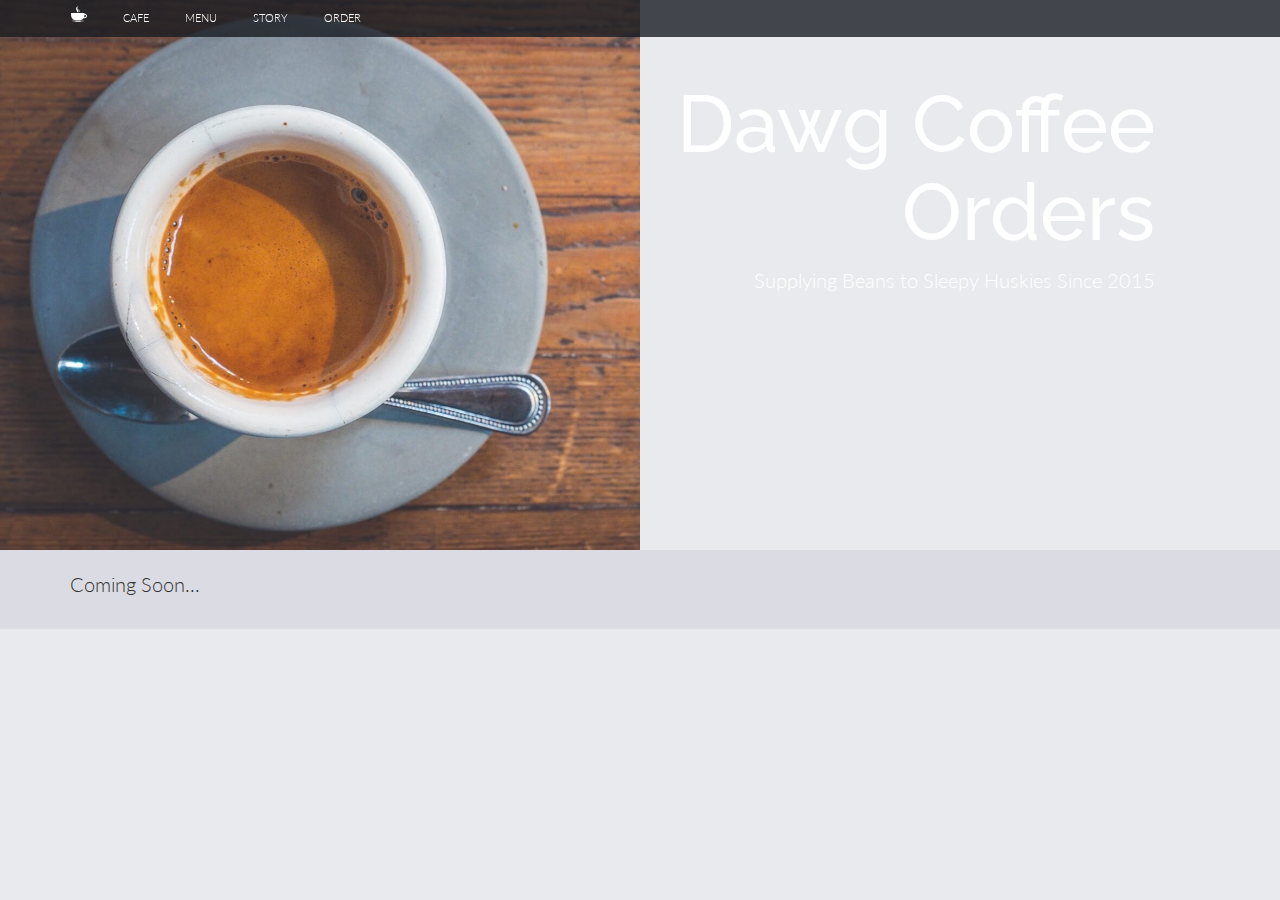
<file: challenges/dawg-coffee/order.html>
<!DOCTYPE html>
<html lang="en">
	<head>
		<meta charset="UTF-8">
		<meta name="viewport" content="width=device-width, initial-scale=1">
		<title>Dawg Coffee</title>
		<link rel="page icon" href="img/page-icon.png">
		<link rel="stylesheet" href="css/main.css">
	</head>
	<body>
		<nav>
			<ul>
				<a href="#"><svg xmlns="http://www.w3.org/2000/svg" viewBox="0 0 21.664 21.665"><path d="M2.756 20.725h2.95c.04.257.254.458.523.458h6.706c.27 0 .482-.2.523-.458h2.95c.498 0 .902-.404.902-.903H1.854c0 .5.404.903.902.903zM20.865 11.444c-.752-.61-1.81-.62-2.508-.542.02-.486.03-.983.03-1.5H0c0 4.97.752 8.556 5.51 9.894h7.367c1.885-.53 3.135-1.418 3.964-2.6 1.807-.035 4.712-.746 4.82-3.24.048-1.092-.406-1.698-.795-2.012zm-3.267 3.826c.346-.89.55-1.89.664-2.988.488-.08 1.33-.13 1.754.215.078.064.32.262.293.9-.058 1.293-1.662 1.727-2.712 1.873zM7.49 8.704s3.5-.257 1.897-3.208C8.1 3.126 8.393 1.736 10.04.48c0 0-5.397 1.376-2.25 5.63 1.156 1.855-.3 2.594-.3 2.594z"/><path d="M9.85 8.468s2.804-.59 1.278-2.846c-.554-.978.21-1.327.21-1.327s-1.805.057-1.043 1.608c.61 1.247.43 1.955-.445 2.565z"/></svg>
				<a href="index.html#cafe">Cafe</a>
				<a href="index.html#menu">Menu</a>
				<a href="index.html#story">Story</a>
				<a href="#">Order</a>
			</ul>
		</nav>
		<div id="header">
			<div class="container">
				<h1>Dawg Coffee<br>Orders</h1>
				<p>Supplying Beans to Sleepy Huskies Since 2015</p>
			</div>
		</div>
		<div id="comingsoon">
			<div class="container">
				<p>Coming Soon...</p>
			</div>
		</div>
	</body>
</html>
</file>
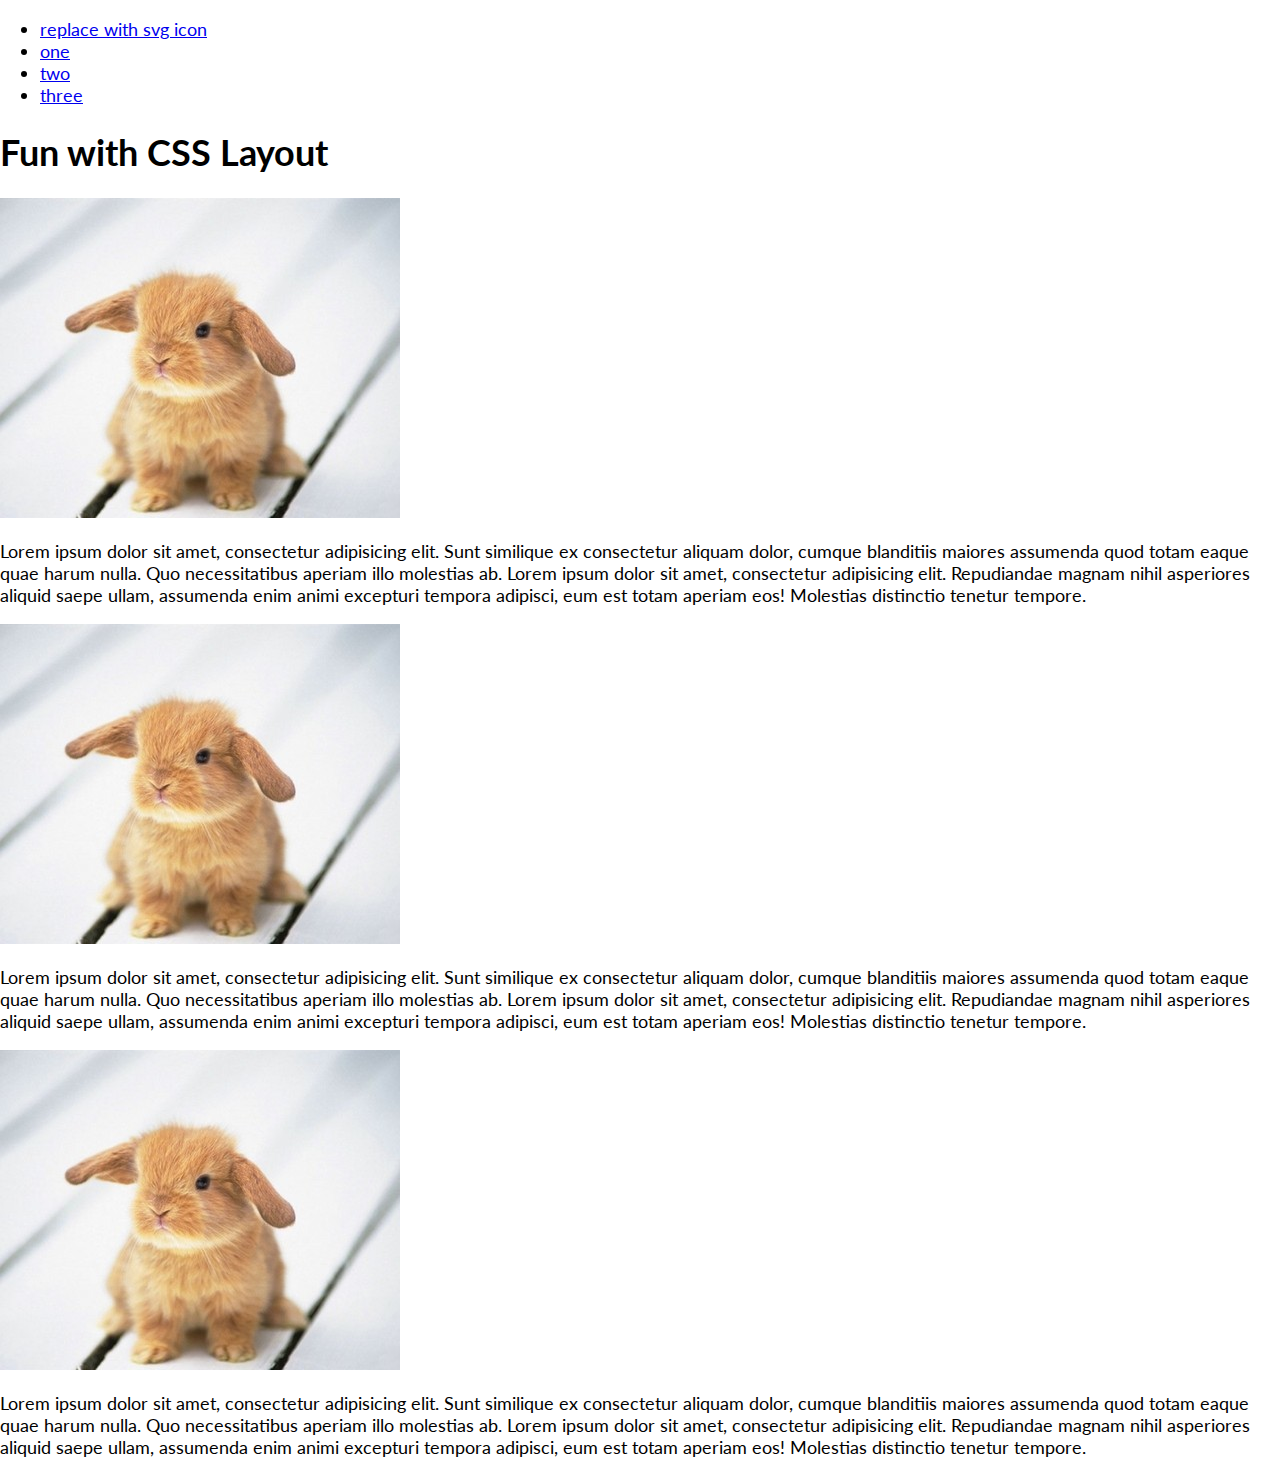
<file: challenges/essential-css/layout.html>
<!DOCTYPE html>
<html lang="en">
    <head>
        <meta charset="UTF-8">
        <title>CSS Layout</title>
        <link rel="stylesheet" href="css/layout.css">
    </head>
    <body>
        <!-- navigation bar -->
        <nav>
            <ul>
                <li>
                    <a href="#">
                        <!-- put SVG icon here -->
                        replace with svg icon
                    </a>
                </li>
                <li><a href="#one">one</a></li>
                <li><a href="#two">two</a></li>
                <li><a href="#three">three</a></li>
            </ul>
        </nav>

        <header>
            <h1>Fun with CSS Layout</h1>
        </header>

        <main>
            <section id="one">
                <img src="img/bunny.jpg" alt="cute bunny">
                <p>Lorem ipsum dolor sit amet, consectetur adipisicing elit. Sunt similique ex consectetur aliquam dolor, cumque blanditiis maiores assumenda quod totam eaque quae harum nulla. Quo necessitatibus aperiam illo molestias ab. Lorem ipsum dolor sit amet, consectetur adipisicing elit. Repudiandae magnam nihil asperiores aliquid saepe ullam, assumenda enim animi excepturi tempora adipisci, eum est totam aperiam eos! Molestias distinctio tenetur tempore.</p>
            </section>

            <section id="two">
                <img src="img/bunny.jpg" alt="cute bunny">
                <p>Lorem ipsum dolor sit amet, consectetur adipisicing elit. Sunt similique ex consectetur aliquam dolor, cumque blanditiis maiores assumenda quod totam eaque quae harum nulla. Quo necessitatibus aperiam illo molestias ab. Lorem ipsum dolor sit amet, consectetur adipisicing elit. Repudiandae magnam nihil asperiores aliquid saepe ullam, assumenda enim animi excepturi tempora adipisci, eum est totam aperiam eos! Molestias distinctio tenetur tempore.</p>    
            </section>

            <section id="three">
                <img src="img/bunny.jpg" alt="cute bunny">
                <p>Lorem ipsum dolor sit amet, consectetur adipisicing elit. Sunt similique ex consectetur aliquam dolor, cumque blanditiis maiores assumenda quod totam eaque quae harum nulla. Quo necessitatibus aperiam illo molestias ab. Lorem ipsum dolor sit amet, consectetur adipisicing elit. Repudiandae magnam nihil asperiores aliquid saepe ullam, assumenda enim animi excepturi tempora adipisci, eum est totam aperiam eos! Molestias distinctio tenetur tempore.</p>
            </section>
        </main>

    </body>
</html>
</file>
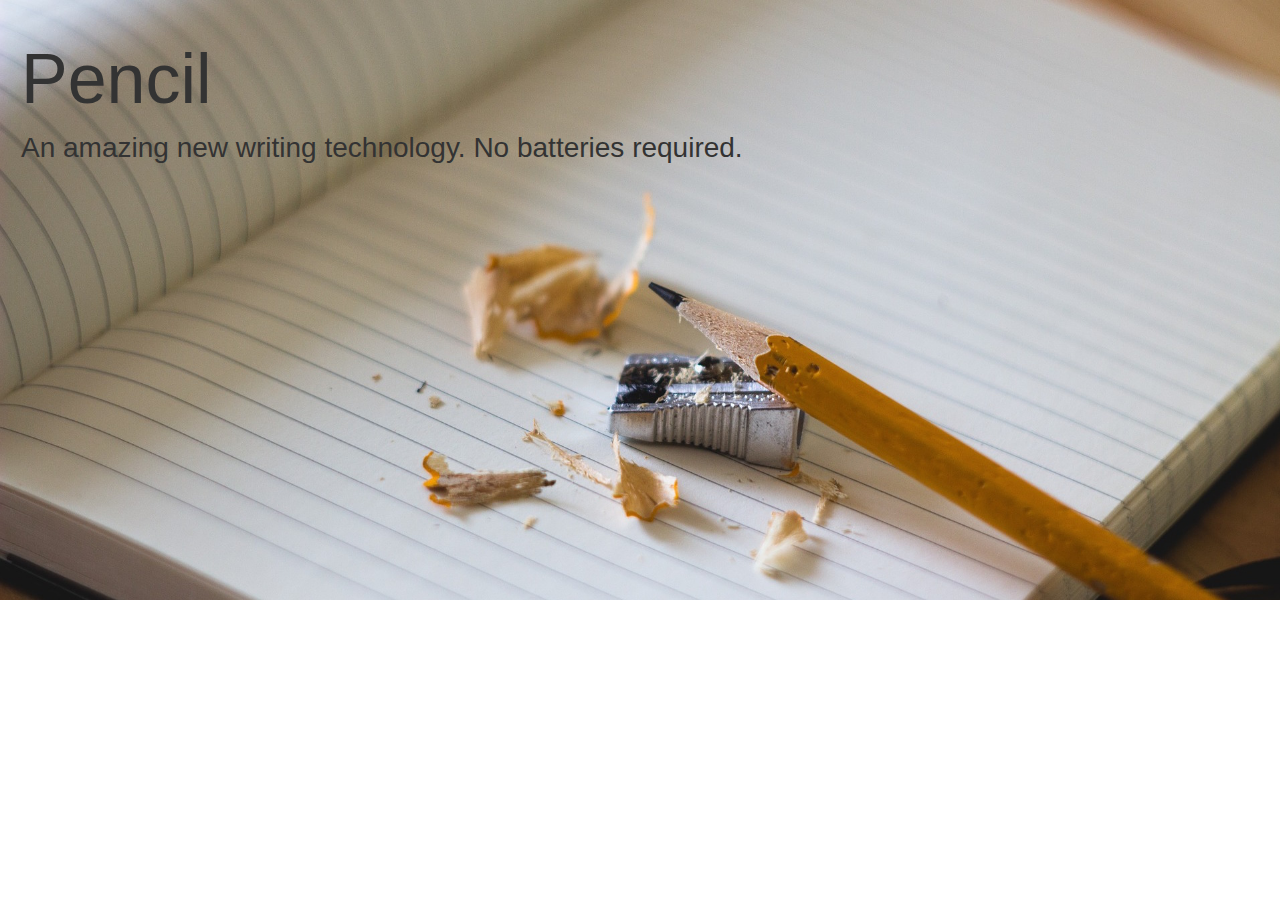
<file: challenges/essential-css/responsive.html>
<!DOCTYPE html>
<html lang="en">
    <head>
        <meta charset="UTF-8">
        <title>Pencil</title>
<!-- 
        In addition to using @import in your css, you can also just add another link element to your page
        What's the tradeoff? When should you @import and when should you use multiple link elements?

        Note that Bootstrap already includes normalize.css, so we won't need to include it here
 -->
        <link rel="stylesheet" href="https://maxcdn.bootstrapcdn.com/bootstrap/3.3.5/css/bootstrap.min.css">
        <link rel="stylesheet" href="css/responsive.css">
        <link rel="icon" href="img/page-icon.png">
    </head>
    <body>
        <header>
            <h1>Pencil</h1>
            <p>An amazing new writing technology. No batteries required.</p>
        </header>

        <!-- 
        use Bootstrap to add a responsive multi-column layout
        -->

    </body>
</html>
</file>
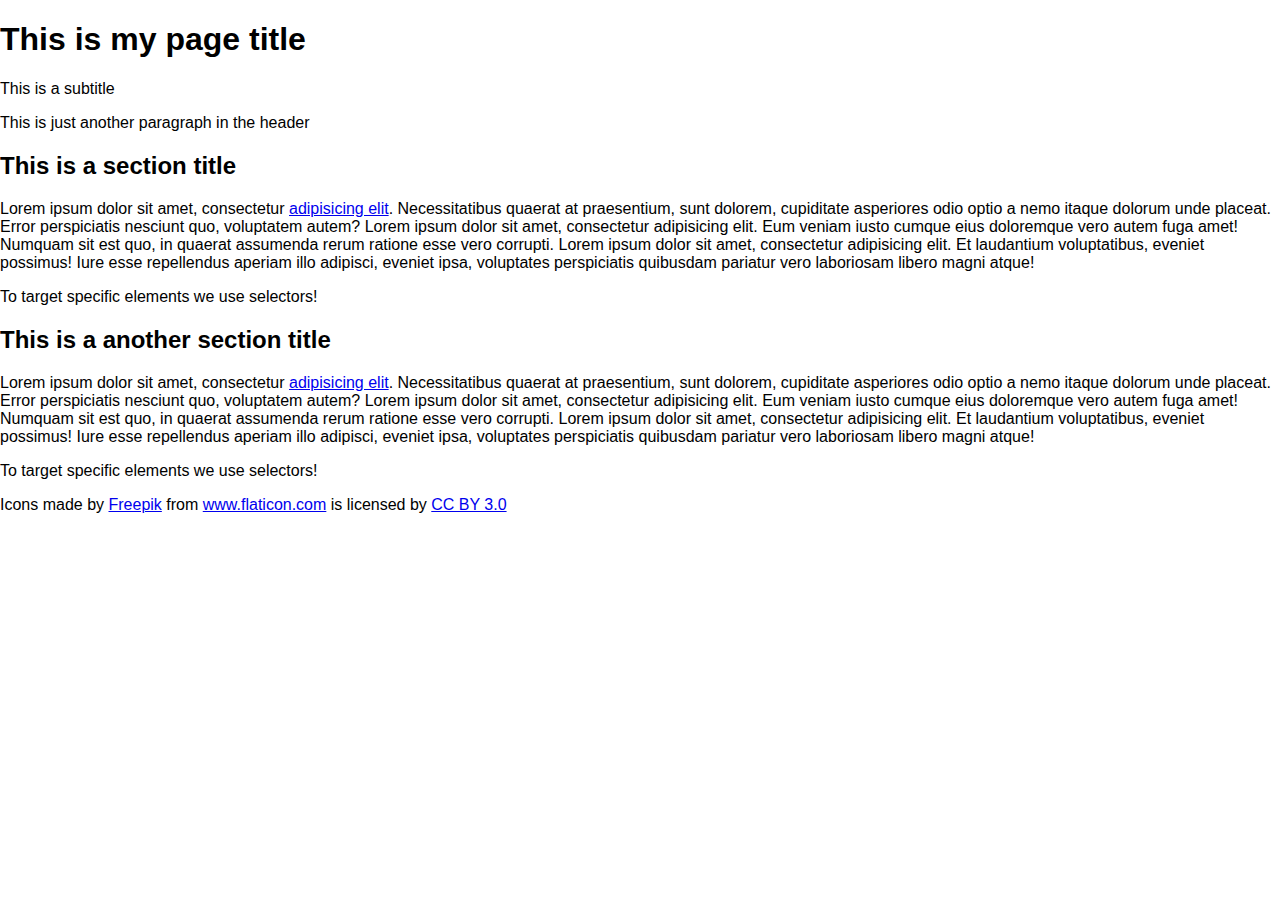
<file: challenges/essential-css/selectors.html>
<!DOCTYPE html>
<html lang="en">
    <head>
        <meta charset="UTF-8">
        <title>CSS Selectors</title>
        <link rel="stylesheet" href="css/selectors.css">

        <!-- add the element necessary to set the page icon here -->

    </head>
    <body>
        <header>
            <h1>This is my page title</h1>
            <p class="subtitle">This is a subtitle</p>
            <p>This is just another paragraph in the header</p>
        </header>

        <main>
            <section>
                <h2>This is a section title</h2>

                <p>Lorem ipsum dolor sit amet, consectetur <a href="https://google.com">adipisicing elit</a>. Necessitatibus quaerat at praesentium, sunt dolorem, cupiditate asperiores odio optio a nemo itaque dolorum unde placeat. Error perspiciatis nesciunt quo, voluptatem autem? Lorem ipsum dolor sit amet, consectetur adipisicing elit. Eum veniam iusto cumque eius doloremque vero autem fuga amet! Numquam sit est quo, in quaerat assumenda rerum ratione esse vero corrupti. Lorem ipsum dolor sit amet, consectetur adipisicing elit. Et laudantium voluptatibus, eveniet possimus! Iure esse repellendus aperiam illo adipisci, eveniet ipsa, voluptates perspiciatis quibusdam pariatur vero laboriosam libero magni atque!</p>

                <p>To target specific elements we use <span class="term">selectors!</span></p>
            </section>
            
            <section>
                <h2>This is a another section title</h2>

                <p>Lorem ipsum dolor sit amet, consectetur <a href="https://google.com">adipisicing elit</a>. Necessitatibus quaerat at praesentium, sunt dolorem, cupiditate asperiores odio optio a nemo itaque dolorum unde placeat. Error perspiciatis nesciunt quo, voluptatem autem? Lorem ipsum dolor sit amet, consectetur adipisicing elit. Eum veniam iusto cumque eius doloremque vero autem fuga amet! Numquam sit est quo, in quaerat assumenda rerum ratione esse vero corrupti. Lorem ipsum dolor sit amet, consectetur adipisicing elit. Et laudantium voluptatibus, eveniet possimus! Iure esse repellendus aperiam illo adipisci, eveniet ipsa, voluptates perspiciatis quibusdam pariatur vero laboriosam libero magni atque!</p>

                <p>To target specific elements we use <span class="term">selectors!</span></p>
            </section>
        </main>

        <footer>
            <div>
                Icons made by 
                <a href="http://www.freepik.com" title="Freepik">Freepik</a> 
                from 
                <a href="http://www.flaticon.com" title="Flaticon">www.flaticon.com</a>
                is licensed by 
                <a href="http://creativecommons.org/licenses/by/3.0/" title="Creative Commons BY 3.0">CC BY 3.0</a>
            </div>
        </footer>
        
    </body>
</html>
</file>
<file: challenges/character/css/main.css>
body {
    font-family: 'Helvetica Neue', Helvetica, sans-serif;
    font-size: 16px;
    margin-left: 5px;
}

img {
    max-width: 400px;
}
</file>
<file: challenges/movies/index.css>
body {
  font: 10px sans-serif;
  background-color: #000;
  margin: 0px;
}

.chord path {
  fill-opacity: .67;
  stroke: #000;
  stroke-width: .5px;
}

#header {
    text-align: center;
    margin: 0 auto;
    font-size: 3em;
    padding: 1em;
}

#rectangle {
    position: absolute;
    background-color: #333;
    height: 517px;
    width: 100%;
    left: 0px;
    top: 0px;
    z-index:-1;
}

#distLabel {
  bottom: 10px;
}

#genreLabel {
  bottom: -60px;
}

#distLabel, #genreLabel {
  font-size: 40px;
  position: absolute;
  margin: 0px;
  left: 10%;
}

#chart {
	width: 1000px;
	height: 800px;
	margin: auto;
  margin-bottom: 50px;
}

#ui {
	padding: 50px;
}

#colorButton {
    font-size: 2em;
    margin-bottom: 1em;
}

#toggles {
    right: 25px;
    top: 80px;
    width: 250px;
}

.arcs {
  cursor: pointer;
}

#details {
    font-size: 11pt;
    margin-top: 10px;
    padding: 10px;
}

table, th, td {
    border: 1px solid #999;
    border-collapse: collapse;
    padding: 3px;
    background-color: #888;
}
td {
    text-align: right;
}

h2 {
  font-size: 14pt;
  text-decoration: underline;
}

#details, #colorButton, #header, #distLabel, #genreLabel {
  color: white;
}
</file>
<file: challenges/movies/jqueryslider/css/iThing.css>
/**
 * Theme for jQRangeSlider
 * Inspired by http://cssdeck.com/item/381/itunes-10-storage-bar
 *        and http://cssdeck.com/item/276/pure-css-arrow-with-border-tooltip
 */

.ui-rangeSlider{
  height: 30px;
  padding-top: 40px;
}

.ui-rangeSlider,
.ui-rangeSlider-container,
.ui-rangeSlider-arrow{
  -webkit-box-sizing:content-box;
     -moz-box-sizing:content-box;
          box-sizing:content-box;
}

.ui-rangeSlider-withArrows .ui-rangeSlider-container{
  margin: 0 15px;
}

.ui-rangeSlider-withArrows .ui-rangeSlider-container,
.ui-rangeSlider-noArrow .ui-rangeSlider-container,
.ui-rangeSlider-arrow{
  -webkit-box-shadow: inset 0px 4px 6px -2px RGBA(0,0,0,0.5);
     -moz-box-shadow: inset 0px 4px 6px -2px RGBA(0,0,0,0.5);
          box-shadow: inset 0px 4px 6px -2px RGBA(0,0,0,0.5);
}

.ui-rangeSlider-disabled.ui-rangeSlider-withArrows .ui-rangeSlider-container,
.ui-rangeSlider-disabled.ui-rangeSlider-noArrow .ui-rangeSlider-container,
.ui-rangeSlider-disabled .ui-rangeSlider-arrow{
  -webkit-box-shadow: inset 0px 4px 6px -2px RGBA(0,0,0,0.3);
     -moz-box-shadow: inset 0px 4px 6px -2px RGBA(0,0,0,0.3);
          box-shadow: inset 0px 4px 6px -2px RGBA(0,0,0,0.3);
}

.ui-rangeSlider-noArrow .ui-rangeSlider-container{
  -moz-border-radius: 4px;
  border-radius: 4px;
  border-left: solid 1px #515862;
  border-right: solid 1px #515862;
}

.ui-rangeSlider-disabled.ui-rangeSlider-noArrow .ui-rangeSlider-container{
  border-color: #8490a3;
}

.ui-rangeSlider-container,
.ui-rangeSlider-arrow{
 	height: 30px;

  border-top: solid 1px #232a32;
  border-bottom: solid 1px #6a7179;
}

.ui-rangeSlider-disabled .ui-rangeSlider-container,
.ui-rangeSlider-disabled .ui-rangeSlider-arrow{
  border-top-color: #49576b;
  border-bottom-color: #9ca7b3;
}

.ui-rangeSlider-container,
.ui-rangeSlider-arrow,
.ui-rangeSlider-label{
  background: #67707F;
  background: -moz-linear-gradient(top, #67707F 0%, #888DA0 100%);
  background: -webkit-gradient(linear, left top, left bottom, color-stop(0%,#67707F), color-stop(100%,#888DA0));
}

.ui-rangeSlider-disabled .ui-rangeSlider-container,
.ui-rangeSlider-disabled .ui-rangeSlider-arrow,
.ui-rangeSlider-disabled .ui-rangeSlider-label{
  background: #95a4bd;
  background: -moz-linear-gradient(top, #95a4bd 0%, #b2bbd8 100%);
  background: -webkit-gradient(linear, left top, left bottom, color-stop(0%,#95a4bd), color-stop(100%,#b2bbd8));
}

.ui-rangeSlider-arrow{
  width:14px;
  cursor:pointer;
}

.ui-rangeSlider-leftArrow{
  border-radius:4px 0 0 4px;
  border-left: solid 1px #515862;
}

.ui-rangeSlider-disabled .ui-rangeSlider-leftArrow{
 border-left-color: #8792a2; 
}

.ui-rangeSlider-rightArrow{
  border-radius:0 4px 4px 0;
  border-right: solid 1px #515862;
}

.ui-rangeSlider-disabled .ui-rangeSlider-rightArrow{
 border-right-color: #8792a2; 
}

.ui-rangeSlider-arrow-inner{
  position: absolute;
  top: 50%;
  border: 10px solid transparent;
  width:0;
  height:0;

  margin-top: -10px;
}

.ui-rangeSlider-leftArrow .ui-rangeSlider-arrow-inner{
  border-right:10px solid #a4a8b7;
  left: 0;
  margin-left: -8px;
}

.ui-rangeSlider-leftArrow:hover .ui-rangeSlider-arrow-inner{
  border-right:10px solid #b3b6c2;
}

.ui-rangeSlider-disabled .ui-rangeSlider-leftArrow .ui-rangeSlider-arrow-inner,
.ui-rangeSlider-disabled .ui-rangeSlider-leftArrow:hover .ui-rangeSlider-arrow-inner{
  border-right-color: #bbc0cf;
}

.ui-rangeSlider-rightArrow .ui-rangeSlider-arrow-inner{
  border-left:10px solid #a4a8b7;
  right: 0;
  margin-right: -8px;
}

.ui-rangeSlider-rightArrow:hover .ui-rangeSlider-arrow-inner{
  border-left:10px solid #b3b6c2;
}

.ui-rangeSlider-disabled .ui-rangeSlider-rightArrow .ui-rangeSlider-arrow-inner,
.ui-rangeSlider-disabled .ui-rangeSlider-rightArrow:hover .ui-rangeSlider-arrow-inner{
  border-left-color: #bbc0cf;
}

.ui-rangeSlider-innerBar{
  width: 110%;
  height: 100%;
  left: -10px;
  overflow: hidden;
}

.ui-rangeSlider-bar{
	background: #68a1d6;
  height: 29px;
  margin:1px 0;
  -moz-border-radius: 4px;
  border-radius: 4px;
  cursor:move;
	cursor:grab;
	cursor: -moz-grab;
  
	-webkit-box-shadow: inset 0 2px 6px RGBA(0,0,0,0.5);
     -moz-box-shadow: inset 0 2px 6px RGBA(0,0,0,0.5);
          box-shadow: inset 0 2px 6px RGBA(0,0,0,0.5);
}

.ui-rangeSlider-disabled .ui-rangeSlider-bar{
  background: #93aeca;

  -webkit-box-shadow: inset 0 2px 6px RGBA(0,0,0,0.3);
     -moz-box-shadow: inset 0 2px 6px RGBA(0,0,0,0.3);
          box-shadow: inset 0 2px 6px RGBA(0,0,0,0.3);
}

.ui-rangeSlider-handle{
	width:10px;
	height:30px;
	background: transparent;
	cursor:col-resize;
}

.ui-rangeSlider-label{
  padding: 5px 10px;
  bottom:40px;

  -moz-border-radius: 4px;
       border-radius: 4px;

  -webkit-box-shadow: 0px 1px 0px #c2c5d6;
     -moz-box-shadow: 0px 1px 0px #c2c5d6;
          box-shadow: 0px 1px 0px #c2c5d6;

  color:white;
  font-size:15px;

  cursor:col-resize;
}

.ui-rangeSlider-label-inner{
  position: absolute;
  top: 100%;
  left: 50%;
  display: block;
  z-index:99;
  border-left: 10px solid transparent;
  border-right: 10px solid transparent;

  margin-left: -10px;
  border-top: 10px solid #888DA0;
}

.ui-rangeSlider-disabled .ui-rangeSlider-label-inner{
  border-top-color: #b2bbd8; 
}

.ui-editRangeSlider-inputValue{
  width:2em;
  text-align:center;
  font-size:15px;
}

.ui-rangeSlider .ui-ruler-scale{
  position:absolute;
  top:0;
  left:0;
  bottom:0;
  right:0;
}

.ui-rangeSlider .ui-ruler-tick { 
  float: left; 
}

.ui-rangeSlider .ui-ruler-scale0 .ui-ruler-tick-inner{
  color:white;
  margin-top:1px;
  border-left: 1px solid white;
  height:29px;
  padding-left:2px;
  position:relative;
}

.ui-rangeSlider .ui-ruler-scale0 .ui-ruler-tick-label{
  position:absolute;
  bottom: 6px;
}

.ui-rangeSlider .ui-ruler-scale1 .ui-ruler-tick-inner{
  border-left:1px solid white;
  margin-top: 25px;
  height: 5px;
}
</file>
<file: challenges/essential-css/css/responsive.css>
header {
    background-image: url(../img/pencil-background.jpg);
    background-size: cover;
    background-repeat: no-repeat;
    min-height: 600px;
    padding: 1.5em;
}

header h1 {
    font-size: 500%;
    font-weight: 300;
}

header p {
    font-size: 200%;
    font-weight: 300;
}
</file>
<file: challenges/dawg-coffee/css/main.css>
@import url(https://maxcdn.bootstrapcdn.com/bootstrap/3.3.5/css/bootstrap.min.css);
@import url(https://fonts.googleapis.com/css?family=Raleway:400,300);
@import url(https://fonts.googleapis.com/css?family=Lato:400,300italic,300);
@import url(https://maxcdn.bootstrapcdn.com/font-awesome/4.4.0/css/font-awesome.min.css);

body {
	font-family: Lato, 'Helvetica Neue', Helvetica, sans-serif;
	font-size: 16px;
	font-weight: 300;
	background-color: #E9EAEE;
}

body svg {
	height: 1em;
}

h1, h2, h3, h4, h5, h6 {
	font-family: Raleway, 'Helvetica Neue', Helvetica, sans-serif;
}

h2 {
	color: #BC6026;
}

nav {
	z-index: 1;
	position: fixed;
	top: 0;
	left: 0;
	width: 100%;
	background-color: #181C22;
	font-size: 16px;
	padding-left: 15px;
	padding-top: 3px;
	display: inline;
}

nav a {
	color: #FFFFFF;
	text-transform: lowercase;
	font-variant: small-caps;
	padding: .5em;
	vertical-align: middle;
}

nav svg {
	fill: currentColor;
}

#header {
	padding-top: 3em;
}

#header p {
	visibility: hidden;
}

#headline svg {
	visibility: hidden;
	fill: #D87E28;
}

#headline p {
	font-style: italic;
}

#info {
	background-color: #DBDCE3;
	padding-top: 1em;
	padding-bottom: 2em;
}

#info img {
	border-radius: 5px;
}

#info svg {
	fill: #D87E28;
	margin: 1.5em;
	height: 1.25em;
}

#menu {
	padding-top: 1em;
	padding-bottom: 1em;
}

#menu dt {
	font-weight: 400;
}

#menu dd {
	font-style: italic;
	padding-left: 1em;
}

#story {
	background-color: #DBDCE3;
	padding-bottom: 1em;
}

#story img {
	float: right;
	max-height: 300px;
	margin-left: 1em;
	border-radius: 5px;
}

footer {
	border-top-style: solid;
	border-top-width: 3px;
	border-top-color: #D87E28;
	background-color: #AFB3C2;
	font-size: 12px;
	clear: both;
	padding-top: 1em;
}

footer div {
	background-color: #AFB3C2;
}

footer #icons {
	text-align: left;
}

#comingsoon {
	padding: 1em;
	background-color: #DBDCE3;
}

@media (min-width: 768px) {
	body {
		font-size: 20px;
	}

	h2 {
		text-align: center;
		padding-bottom: 1em;
	}

	nav {
		background-color: rgba(24, 28, 34, .8);
	}

	nav a {
		padding-left: 1em;
		padding-right: 1em
	}

	nav a:focus, a:hover {
		text-decoration: none;
		color: #D87E28;
	}

	#header {
		background-image: url('../img/background-sm.jpg');
		background-size: cover;
		background-repeat: no-repeat;
		color: #FFFFFF;
		text-align: right;
		min-height: 550px;
	}			

	#header p {
		visibility: visible;
	}

	#headline {
		font-size: 1.25em;
		padding-top: 3em;
		padding-bottom: 3em;
		text-align: center;
	}

	#headline svg {
		visibility: visible;
		height: 1.5em;
		vertical-align: middle;
		margin-bottom: 1em;
	}

	#story img {
		max-height: 400px;
	}

	footer {
		padding-top: 0;
	}

	footer div {
		padding-top: 1em;
	}

	footer #icons {
		text-align: right;
	}
}

@media (min-width: 992px) {
	#header {
		background-image: url('../img/background-md.jpg');
	}
	#header h1 {
		font-size: 4em;
	}
}

@media (min-width: 1200px) {
	#header {
		background-image: url('../img/background-lg.jpg');
		width: 50%;
	}
}
</file>
<file: challenges/javascript/css/main.css>
@import url(https://maxcdn.bootstrapcdn.com/bootstrap/3.3.5/css/bootstrap.min.css);

body {
    font-size: 18px;
}

#states-list {
    list-style-type: none;
    padding-left: 0;
}

.expandable-section > :not(h2) {
    display: none;
}

.expandable-section.expanded > :not(h2) {
    display: block;
}

.expandable-section a {
    color: #333;
}
</file>
<file: challenges/reviews/css/main.css>
@import url(https://maxcdn.bootstrapcdn.com/bootstrap/3.3.5/css/bootstrap.min.css);
@import url(https://maxcdn.bootstrapcdn.com/font-awesome/4.4.0/css/font-awesome.min.css);
@import url(https://fonts.googleapis.com/css?family=Noto+Sans:400,700);

body {
    font-family: 'Noto Sans', 'Helvetica Neue', Helvetica, sans-serif;
    font-size: 18px;
    background-color: #000000;
}

#header {
	background-image: radial-gradient(rgba(255, 255, 255, 0), rgba(0, 0, 0, .2), 
		rgba(0, 0, 0, .5)), 
		linear-gradient(to right, rgba(0, 0, 0, 1), rgba(0, 0, 0, 0), rgba(0, 0, 0, 1)),
		url('../img/dow.png');

	background-repeat: no-repeat;
	min-height: 350px;
	max-height: 350px;
	width: 100%;
	margin: 0 auto;
	margin-bottom: 0;
	visibility: hidden;
}

#gradient h1 {
	color: #FFFFFF;
	padding: 1em;
	font-size: 2em;
	float: left;
}

#gradient {
	height: 150px;
	background: radial-gradient(rgba(255, 255, 255, 0), rgba(0, 0, 0, .3), rgba(0, 0, 0, 1));
	margin-bottom: 0;

}

.container h1 {
	color: #CCCCCC;
}

#intro {
	width: 100%;
	background-color: #CCCCCC;
	padding: 1em;
	clear: both;
}

#summary, #avgrating {
	padding: .5em;
	padding-left: 0;
	width: 75%;
	margin: 0 auto;
}

#new-review-form {
	width: 75%;
    margin: 0 auto;
}

#new-review-form #rating {
	color: #CCCCCC;
}

#reviews-box {
	background-color: #CCCCCC;
	width: 100%;
}

#reviews-box div {
	padding: 1em;
}

#reviews-box h1 {
	color: #000000;
}

#reviews-box .container {
	padding: 1em;
    margin: 0 auto;
}

#reviews-list {
	width: %;
	margin: 0 auto;
}

#reviews-list img {
	float: right;
	display: inline-block;
	position: relative;
	right: 5;
	top: 15px;
	width: 25px;
	margin: .5em;
	cursor: pointer;
}

.helpful {
	font-size: .65em;
}

#error-message {
    display: none;
}

.btn {
	background-color: #CCCCCC;
	color: #000000;
}

#creds {
	font-size: .5em;
}

@media (min-width: 768px) {
	#header {
		min-width: 1000px;
		max-width: 1000px;
		background-position: center top;
		visibility: visible;
	}

	#gradient {
		background-color: #000000;
		visibility: visible;
		min-height: 350px;
	}

}
</file>
<file: challenges/essential-css/css/layout.css>
/* import the normalize stylesheet to eliminate differences between browser defaults */
@import url(../lib/normalize.css);

/* import the Google font 'Lato' */
@import url(https://fonts.googleapis.com/css?family=Lato:400,300,700,400italic);

/*
    things we will practice in this example
    - display and fixed positioning for nav layout
    - styling svg
    - floats and clears
    - border radius
    - absolute positioning
*/

body {
    font-family: Lato, 'Helvetica Neue', Helvetica, sans-serif;
    font-size: 18px;
}
</file>
<file: challenges/essential-css/css/selectors.css>
/* import the normalize stylesheet to eliminate differences between browser defaults */
@import url(../lib/normalize.css);

/* import the Google font 'Lato' */
@import url(https://fonts.googleapis.com/css?family=Lato:400,300,700,400italic);

/*
    things we will practice in this example
    - element selectors
    - group selectors
    - class selectors
    - descendant selectors
    - hover and focus pseudo-selectors (for styling hyperlinks)
    - margins and padding
    - borders
*/
</file>
